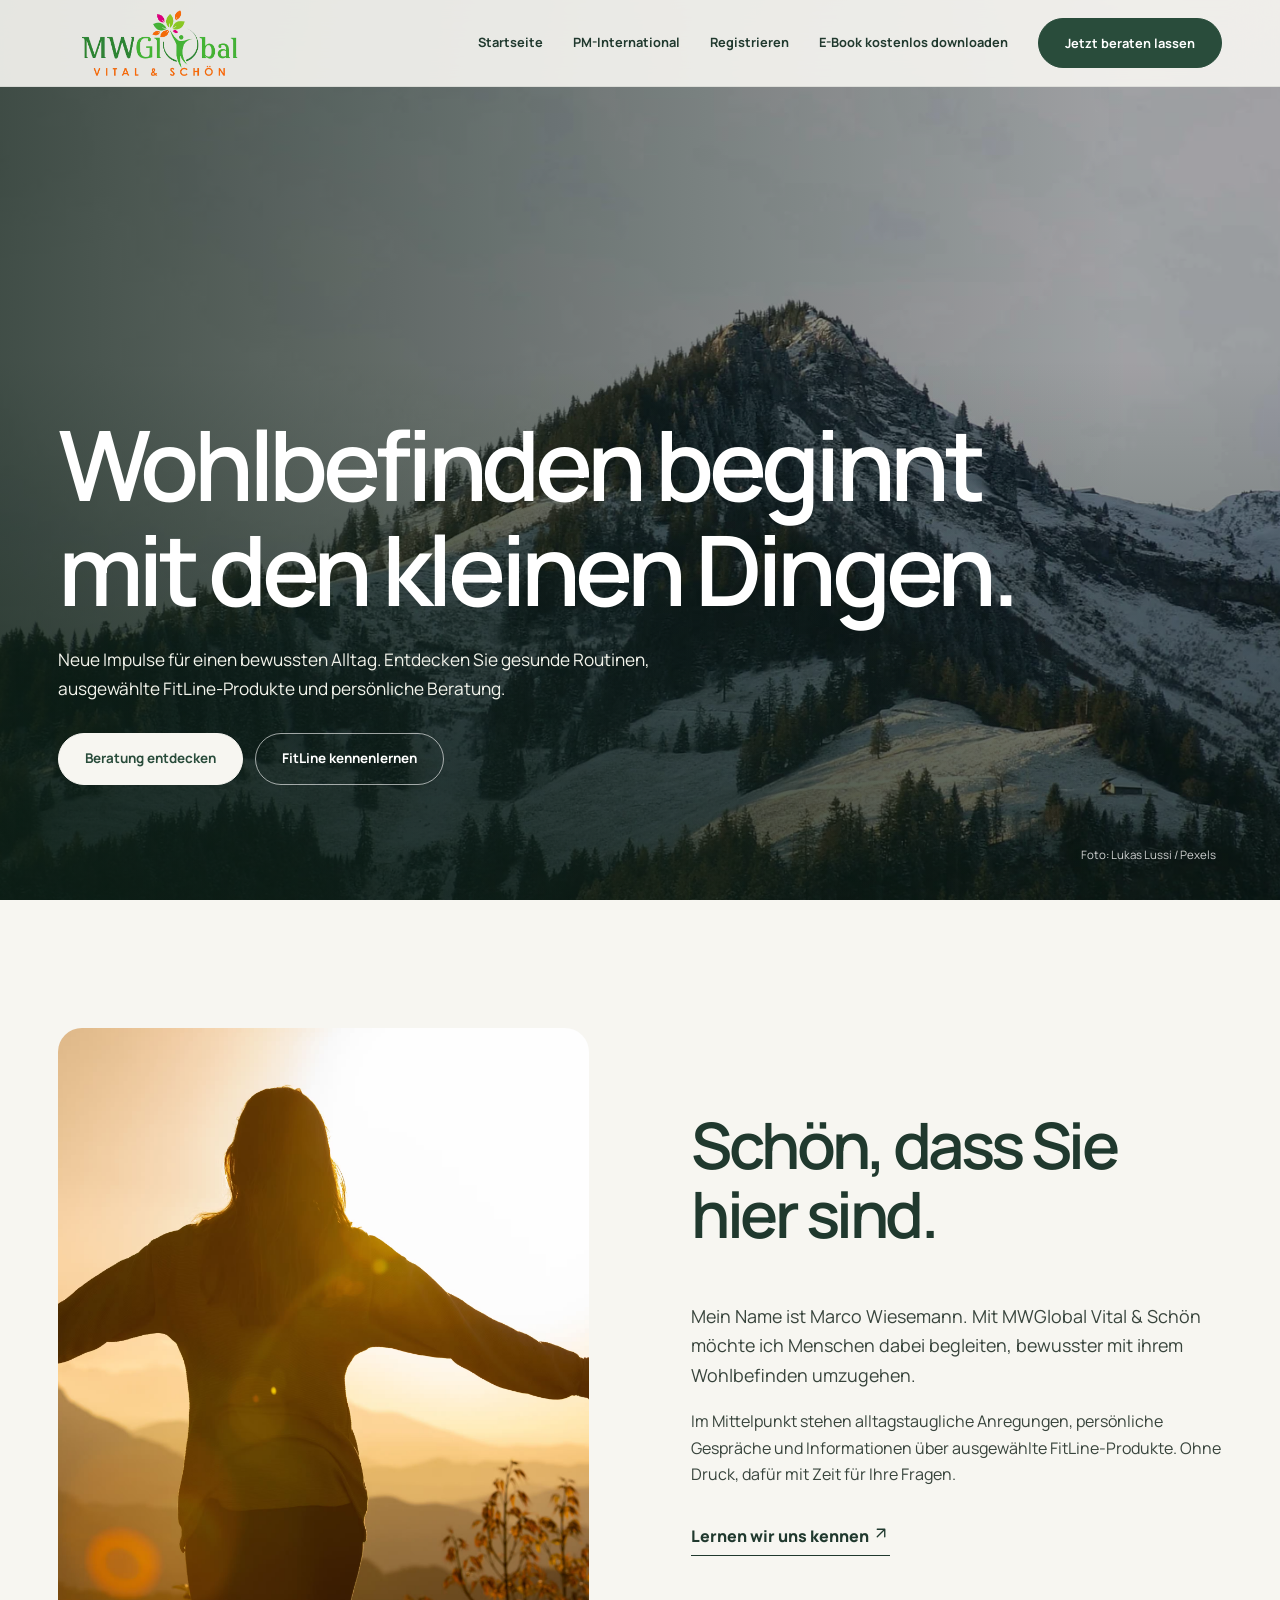
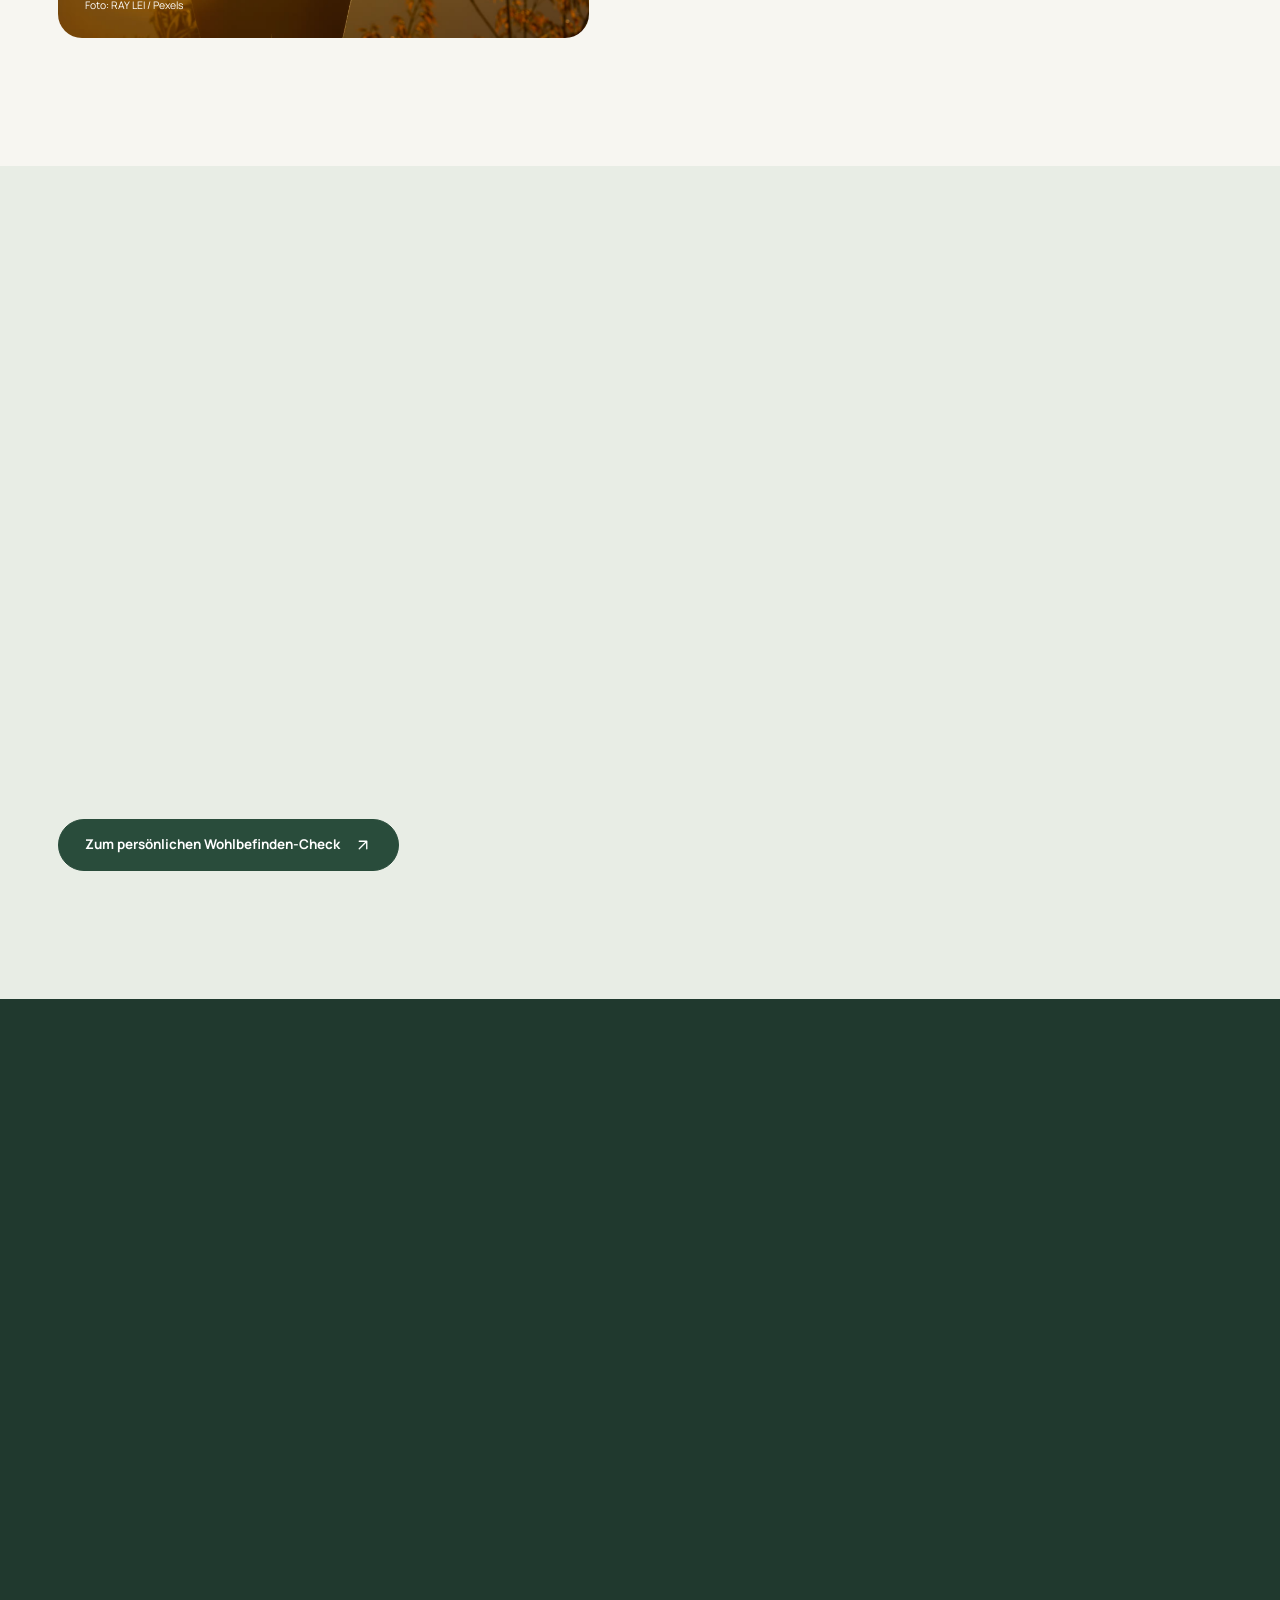
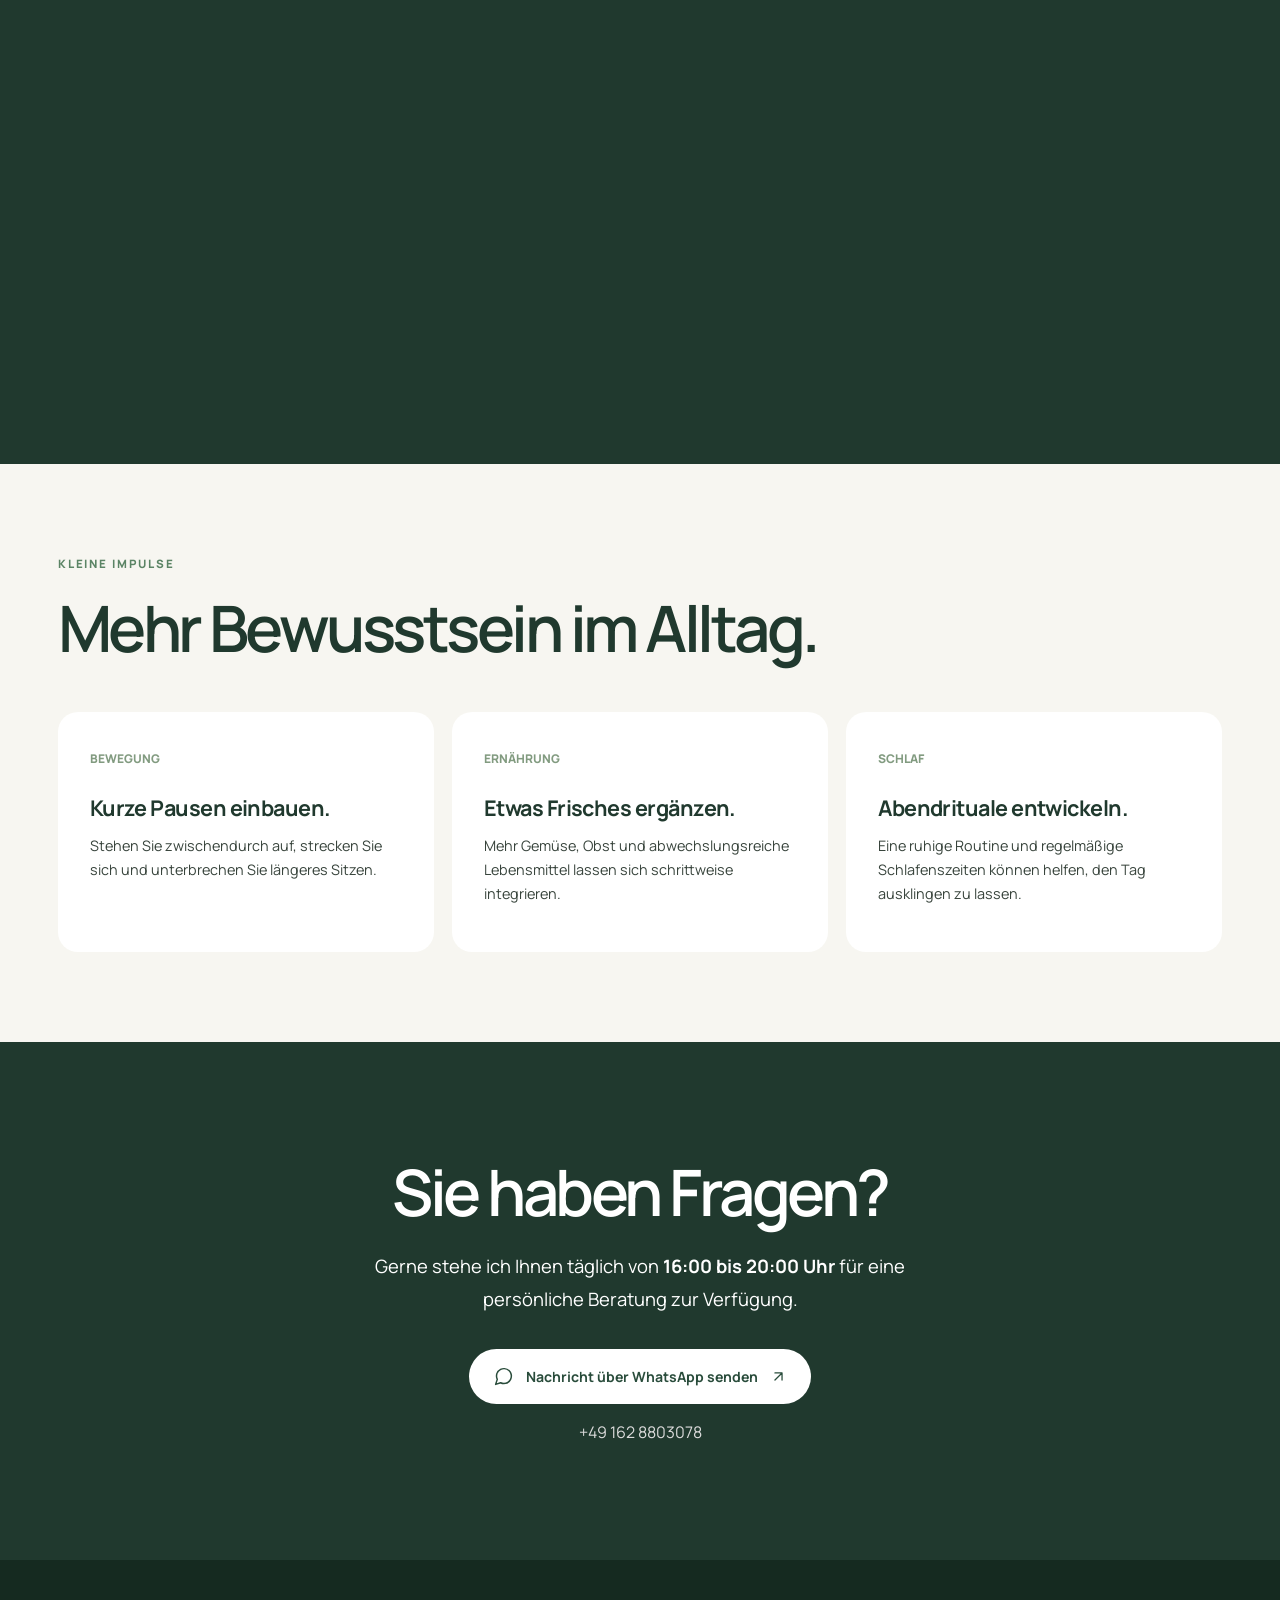
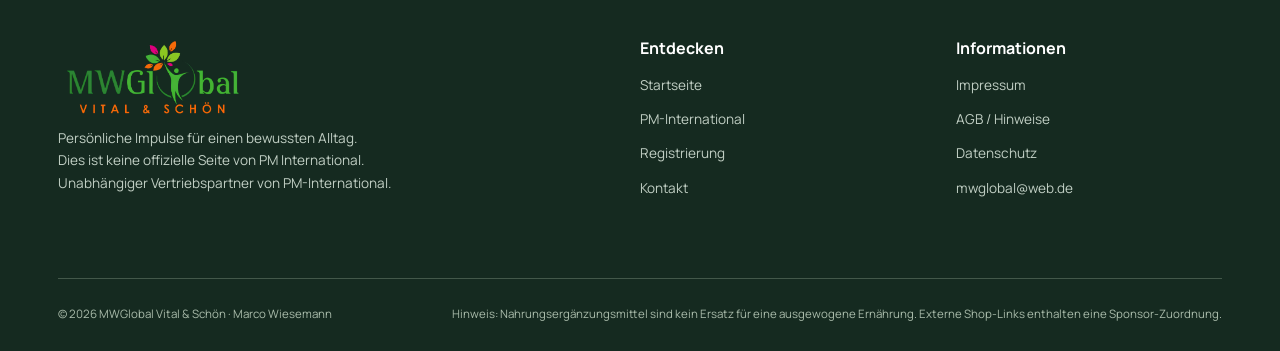
<file: index.html>
<!doctype html>
<html lang="de">
 <head>
  <meta charset="utf-8">
  <meta content="width=device-width,initial-scale=1" name="viewport">
  <meta content="Persönliche Beratung, Alltagstipps und Informationen zu FitLine bei MWGlobal Vital & Schön." name="description">
  <meta content="#20392e" name="theme-color">
  <title>
   MWGlobal Vital & Schön
  </title>
  <link href="assets/style.css" rel="stylesheet">
  <link rel="icon" type="image/png" href="assets/images/MWGlobal_Icon.png">
 </head>
 <body>
  <header class="header">
   <div class="container nav">
    <a aria-label="MWGlobal Startseite" class="logo" href="index.html">
     <img alt="MWGlobal Vital & Schön" class="brand-logo" src="assets/images/MWGlobal_Logo.png">
    </a>
    <nav aria-label="Hauptnavigation" class="nav-links" id="main-nav">
     <a href="index.html">
      Startseite
     </a>
     <a href="pm-international.html">
      PM-International
     </a>
     <a href="https://www.pmebusiness.com/registrationv2/?TP=6020723">
     Registrieren
     </a>
     <a
        href="assets/downloads/Gesundheitstipps die Sie direkt in Ihren Alltag einbauen können.pdf"
        download="MWGlobal-Gesundheitstipps.pdf"
        class="nav-download"
     >
        E-Book kostenlos downloaden
     </a>
     <a class="btn" href="kontakt.html">
      Jetzt beraten lassen
     </a>
    </nav>
    <button aria-controls="main-nav" aria-expanded="false" aria-label="Menü öffnen" class="menu-btn">
     ☰
    </button>
   </div>
  </header>
  <main>
   <section class="hero">
    <img alt="pexels-lukas-lussi-930564355-28142857.avif" class="hero-img" src="assets/images/pexels-lukas-lussi-930564355-28142857.avif">
    <div class="container hero-content">
     <h1>
      Wohlbefinden beginnt mit den kleinen Dingen.
     </h1>
     <p>
      Neue Impulse für einen bewussten Alltag. Entdecken Sie gesunde Routinen, ausgewählte FitLine-Produkte und persönliche Beratung.
     </p>
     <div class="actions">
      <a class="btn light" href="kontakt.html">
       Beratung entdecken
      </a>
      <a class="btn white-outline" href="pm-international.html">
       FitLine kennenlernen
      </a>
     </div>
    </div>
    <span class="hero-note">
     Foto: Lukas Lussi / Pexels
    </span>
   </section>
   <section class="section">
    <div class="container split">
     <div class="photo-placeholder fade">
      <img alt="Symbolbild eines entspannten Alltags" loading="lazy" src="assets/images/pexels-ray-lei-2809836-13865884.avif">
     </div>
     <div class="fade">

      <h2>
       Schön, dass Sie hier sind.
      </h2>
      <p class="lead">
       Mein Name ist Marco Wiesemann. Mit MWGlobal Vital & Schön möchte ich Menschen dabei begleiten, bewusster mit ihrem Wohlbefinden umzugehen.
      </p>
      <p>
       Im Mittelpunkt stehen alltagstaugliche Anregungen, persönliche Gespräche und Informationen über ausgewählte FitLine-Produkte. Ohne Druck, dafür mit Zeit für Ihre Fragen.
      </p>
      <a class="text-link" href="kontakt.html">
       Lernen wir uns kennen <svg class="icon icon-arrow-up-right" viewBox="0 0 24 24" width="18" height="18" fill="none" stroke="currentColor" stroke-width="1.8" stroke-linecap="round" stroke-linejoin="round" aria-hidden="true" focusable="false"><path d="M7 17 17 7M7 7h10v10"/></svg>
      </a>
     </div>
    </div>
   </section>
   <section class="section" style="background:#e8ede5">
    <div class="container">
     <div class="section-head fade">
      <div>
       <span class="eyebrow">
        Ihr Alltag im Mittelpunkt
       </span>
       <h2>
        Was beschäftigt Sie gerade?
       </h2>
      </div>
      <p>
       Oft sind es kleine Gewohnheiten, die den Alltag prägen. Wo möchten Sie ansetzen?
      </p>
     </div>
     <div class="grid">
      <div class="tile fade">
       <span class="symbol">
        <svg class="icon icon-moon" viewBox="0 0 24 24" width="32" height="32" fill="none" stroke="currentColor" stroke-width="1.7" stroke-linecap="round" stroke-linejoin="round" aria-hidden="true" focusable="false"><path d="M20.5 14.2A8.7 8.7 0 0 1 9.8 3.5 8.7 8.7 0 1 0 20.5 14.2Z"/></svg>
       </span>
       <h3>
        Schlaf & Erholung
       </h3>
      </div>
      <div class="tile fade">
       <span class="symbol">
        <svg class="icon icon-spark" viewBox="0 0 24 24" width="32" height="32" fill="none" stroke="currentColor" stroke-width="1.7" stroke-linecap="round" aria-hidden="true" focusable="false"><path d="M12 2v20M2 12h20M4.93 4.93l14.14 14.14M19.07 4.93 4.93 19.07"/></svg>
       </span>
       <h3>
        Energie im Alltag
       </h3>
      </div>
      <div class="tile fade">
       <span class="symbol">
        <svg class="icon icon-balance" viewBox="0 0 24 24" width="32" height="32" fill="none" stroke="currentColor" stroke-width="1.7" aria-hidden="true" focusable="false"><circle cx="12" cy="12" r="9"/><circle cx="12" cy="12" r="4"/></svg>
       </span>
       <h3>
        Ernährung & Balance
       </h3>
      </div>
      <div class="tile fade">
       <span class="symbol">
        <svg class="icon icon-activity" viewBox="0 0 24 24" width="32" height="32" fill="none" stroke="currentColor" stroke-width="1.7" stroke-linecap="round" stroke-linejoin="round" aria-hidden="true" > <path d="M2 12h4l3-7 5 14 3-7h5"/> </svg>
       </span>
       <h3>
        Aktiver Lebensstil
       </h3>
      </div>
     </div>
     <div style="margin-top:38px">
      <a class="btn" href="kontakt.html">
       Zum persönlichen Wohlbefinden-Check <svg class="icon icon-arrow-up-right" viewBox="0 0 24 24" width="18" height="18" fill="none" stroke="currentColor" stroke-width="1.8" stroke-linecap="round" stroke-linejoin="round" aria-hidden="true" focusable="false"><path d="M7 17 17 7M7 7h10v10"/></svg>
      </a>
     </div>
    </div>
   </section>
   <section class="section dark">
    <div class="container">
     <div class="section-head fade">
      <div>
       <h2>
        Produkte für bewusste Routinen.
       </h2>
      </div>
      <p>
       Informieren Sie sich über ausgewählte Produkte und ihre Zusammensetzung. Der Kauf erfolgt direkt im offiziellen FitLine-Shop.
      </p>
     </div>
     <div class="products">
      <article class="product fade">
       <div class="product-image">
        <img
            src="assets/images/pexels-vanessa-loring-5966430.avif"
            alt="Symbolbild für PowerCocktail"
            loading="lazy"
        >
        <span class="photo-credit">
            Foto: Vanessa Loring / Pexels
        </span>
       </div>
       <div class="product-body">
        <span class="eyebrow">
         MORGEN
        </span>
        <h3>
         PowerCocktail
        </h3>
        <p>
         Ein Nahrungsergänzungsmittel mit Vitaminen und weiteren Inhaltsstoffen für die tägliche Routine.
        </p>
        <a class="text-link" href="https://www.fitline.com/de/de-de/products/0705067?sponsor=6020723">
         Im Shop entdecken <svg class="icon icon-arrow-up-right" viewBox="0 0 24 14" width="18" height="18" fill="none" stroke="currentColor" stroke-width="1.8" stroke-linecap="round" stroke-linejoin="round" aria-hidden="true" focusable="false"><path d="M7 17 17 7M7 7h10v10"/></svg>
        </a>
       </div>
      </article>
      <article class="product fade">
        <div class="product-image">
        <img
            src="assets/images/pexels-lovish-jain-2160886404-37067889.avif"
            alt="Symbolbild für Restorate"
            loading="lazy"
        >
        <span class="photo-credit">
            Foto: Lovish Jain / Pexels
        </span>
        </div>
       <div class="product-body">
        <span class="eyebrow">
         ABEND
        </span>
        <h3>
         Restorate
        </h3>
        <p>
         Mineralstoffhaltiges Produkt, das sich in eine persönliche Abendroutine einfügen lässt.
        </p>
        <a class="text-link" href="https://www.fitline.com/de/de-de/products/0702037?sponsor=6020723">
         Im Shop entdecken <svg class="icon icon-arrow-up-right" viewBox="0 0 24 14" width="18" height="18" fill="none" stroke="currentColor" stroke-width="1.8" stroke-linecap="round" stroke-linejoin="round" aria-hidden="true" focusable="false"><path d="M7 17 17 7M7 7h10v10"/></svg>
        </a>
       </div>
      </article>

      <article class="product fade">
        <div class="product-image">
        <img
            src="assets/images/pexels-nicola-barts-7937002.avif"
            alt="Symbolbild für TopShape"
            loading="lazy"
        >
        <span class="photo-credit">
            Foto: Nicola Barts / Pexels
        </span>
        </div>
       <div class="product-body">
        <span class="eyebrow">
         ERNÄHRUNG
        </span>
        <h3>
         TopShape
        </h3>
        <p>
         Als Ergänzung im Rahmen einer bewussten Ernährung und eines aktiven Lebensstils.
        </p>
        <a class="text-link" href="https://www.fitline.com/de/de-de/products/0704031?sponsor=6020723">
         Im Shop entdecken <svg class="icon icon-arrow-up-right" viewBox="0 0 24 14" width="18" height="18" fill="none" stroke="currentColor" stroke-width="1.8" stroke-linecap="round" stroke-linejoin="round" aria-hidden="true" focusable="false"><path d="M7 17 17 7M7 7h10v10"/></svg>
        </a>
       </div>
      </article>
     </div>
    </div>
   </section>
   <section class="section compact">
    <div class="container">
     <div class="section-head">
      <div>
       <span class="eyebrow">
        Kleine Impulse
       </span>
       <h2>
        Mehr Bewusstsein im Alltag.
       </h2>
      </div>
     </div>
     <div class="tips">
      <div class="tip fade">
       <span class="num">
        BEWEGUNG
       </span>
       <h3>
        Kurze Pausen einbauen.
       </h3>
       <p>
        Stehen Sie zwischendurch auf, strecken Sie sich und unterbrechen Sie längeres Sitzen.
       </p>
      </div>
      <div class="tip fade">
       <span class="num">
        ERNÄHRUNG
       </span>
       <h3>
        Etwas Frisches ergänzen.
       </h3>
       <p>
        Mehr Gemüse, Obst und abwechslungsreiche Lebensmittel lassen sich schrittweise integrieren.
       </p>
      </div>
      <div class="tip fade">
       <span class="num">
        SCHLAF
       </span>
       <h3>
        Abendrituale entwickeln.
       </h3>
       <p>
        Eine ruhige Routine und regelmäßige Schlafenszeiten können helfen, den Tag ausklingen zu lassen.
       </p>
      </div>
     </div>
    </div>
   </section>
    <section class="contact-strip">
    <div class="container contact-strip__inner">
        <h2>Sie haben Fragen?</h2>

        <p>
        Gerne stehe ich Ihnen täglich von
        <strong>16:00 bis 20:00 Uhr</strong>
        für eine persönliche Beratung zur Verfügung.
        </p>

        <a
        class="whatsapp-link"
        href="https://wa.me/491628803078"
        target="_blank"
        rel="noopener noreferrer"
        aria-label="WhatsApp-Chat mit MWGlobal öffnen"
        >
        <svg
            viewBox="0 0 24 24"
            fill="none"
            stroke="currentColor"
            stroke-width="1.7"
            stroke-linecap="round"
            stroke-linejoin="round"
            aria-hidden="true"
        >
            <path d="M21 11.5a8.38 8.38 0 0 1-.9 3.8
            8.5 8.5 0 0 1-7.6 4.7
            8.38 8.38 0 0 1-3.8-.9L3 21l1.9-5.7
            a8.38 8.38 0 0 1-.9-3.8
            8.5 8.5 0 0 1 4.7-7.6
            8.38 8.38 0 0 1 3.8-.9h.5
            a8.48 8.48 0 0 1 8 8v.5z"/>
        </svg>

        <span>Nachricht über WhatsApp senden</span>

        <svg
            viewBox="0 0 24 24"
            fill="none"
            stroke="currentColor"
            stroke-width="1.8"
            stroke-linecap="round"
            stroke-linejoin="round"
            aria-hidden="true"
        >
            <path d="M7 17 17 7M7 7h10v10"/>
        </svg>
        </a>

        <span class="contact-strip__number">
        +49 162 8803078
        </span>

    </div>
    </section>
  </main>
  <footer class="footer">
   <div class="container">
    <div class="footer-grid">
     <div>
      <a aria-label="MWGlobal Startseite" class="logo" href="index.html">
       <img alt="MWGlobal Vital & Schön" class="brand-logo" src="assets/images/MWGlobal_Logo.png">
      </a>
      <p>
       Persönliche Impulse für einen bewussten Alltag.
       <br>
       Dies ist keine offizielle Seite von PM International. <br> Unabhängiger Vertriebspartner von PM-International.
      </p>
     </div>
     <div class="footer-col">
      <b>
       Entdecken
      </b>
      <a href="index.html">
       Startseite
      </a>
      <a href="pm-international.html">
       PM-International
      </a>
      <a href="https://www.pmebusiness.com/registrationv2/?TP=6020723">
      Registrierung
      </a>
      <a href="kontakt.html">
       Kontakt
      </a>
     </div>
     <div class="footer-col">
      <b>
       Informationen
      </b>
      <a href="impressum.html">
       Impressum
      </a>
      <a href="agb.html">
       AGB / Hinweise
      </a>
      <a href="datenschutz.html">
       Datenschutz
      </a>
      <a href="mailto:mwglobal@web.de">
       mwglobal@web.de
      </a>
     </div>
    </div>
    <div class="footer-bottom">
     <span>
      &copy; 2026 MWGlobal Vital & Schön &middot; Marco Wiesemann
     </span>
     <span>
      Hinweis: Nahrungsergänzungsmittel sind kein Ersatz für eine ausgewogene Ernährung. Externe Shop-Links enthalten eine Sponsor-Zuordnung.
     </span>
    </div>
   </div>
  </footer>
  <script defer src="assets/main.js">
  </script>
 </body>
</html>
</file>
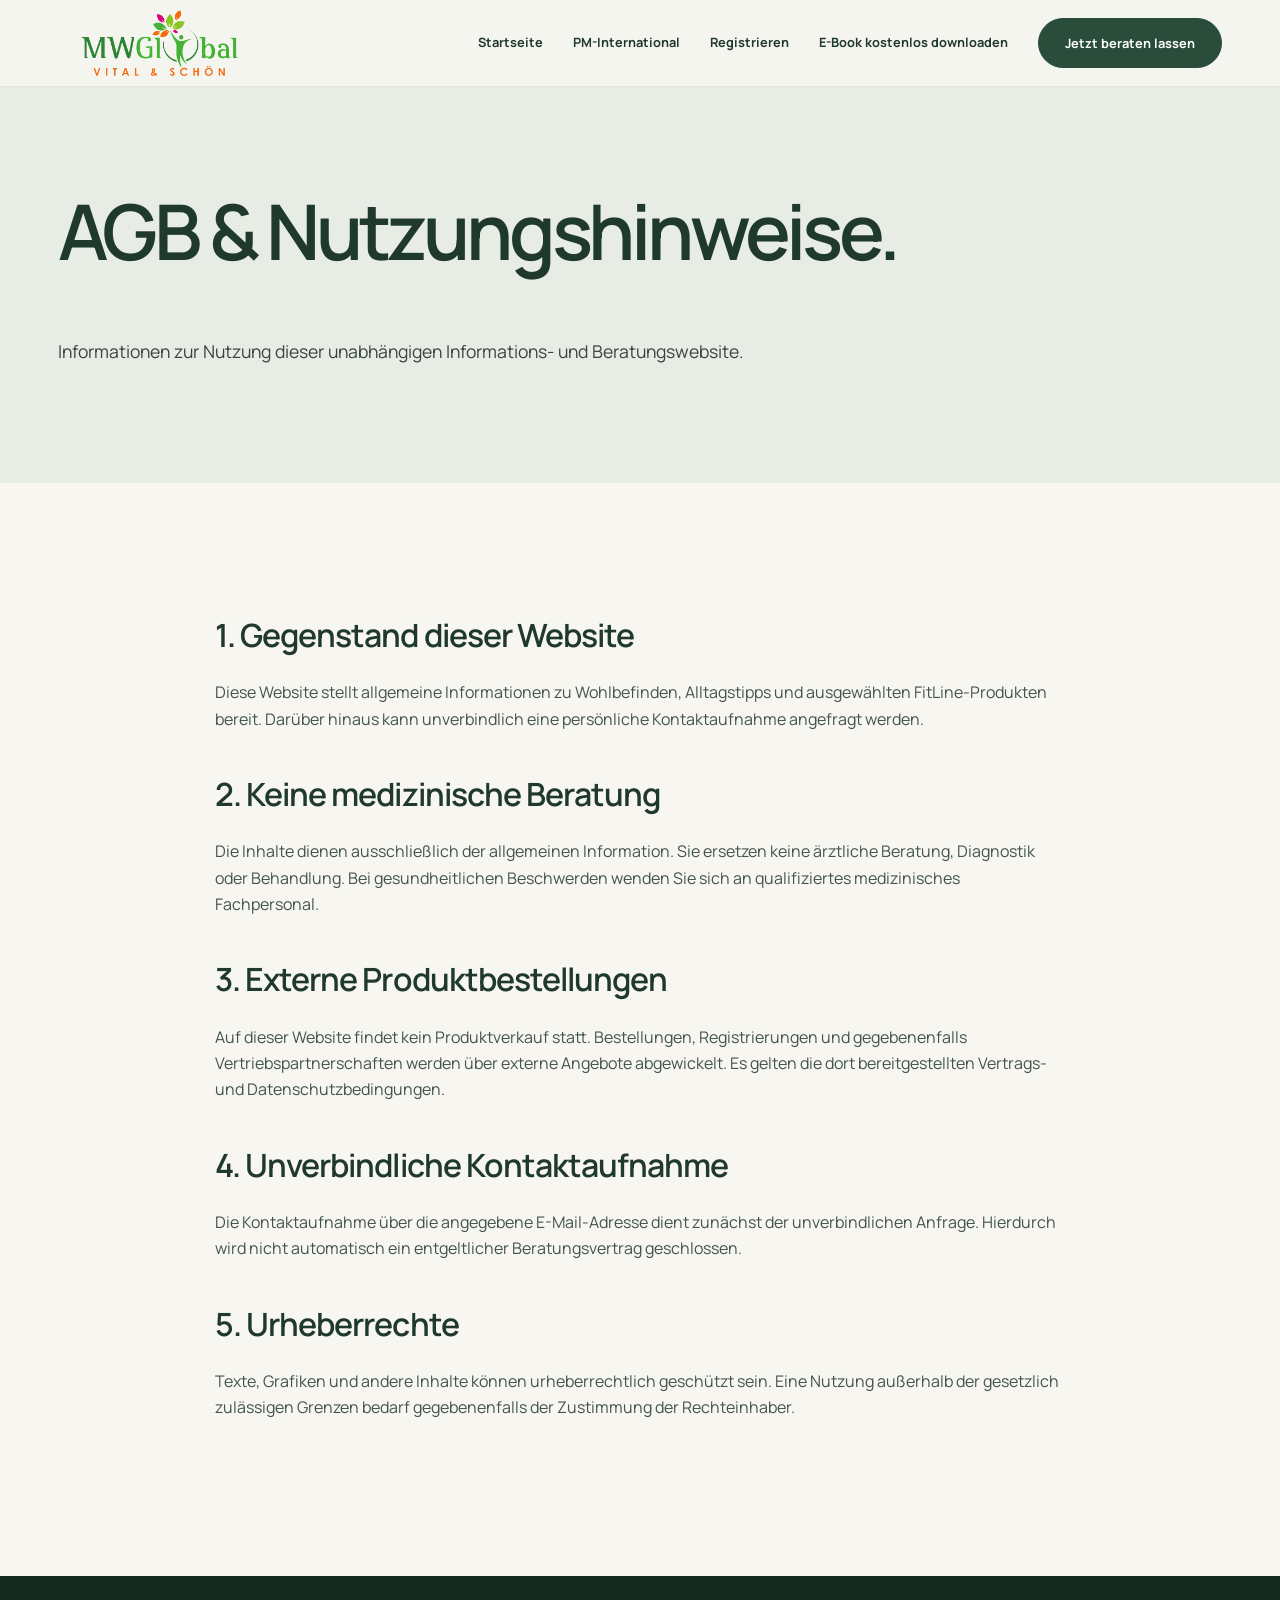
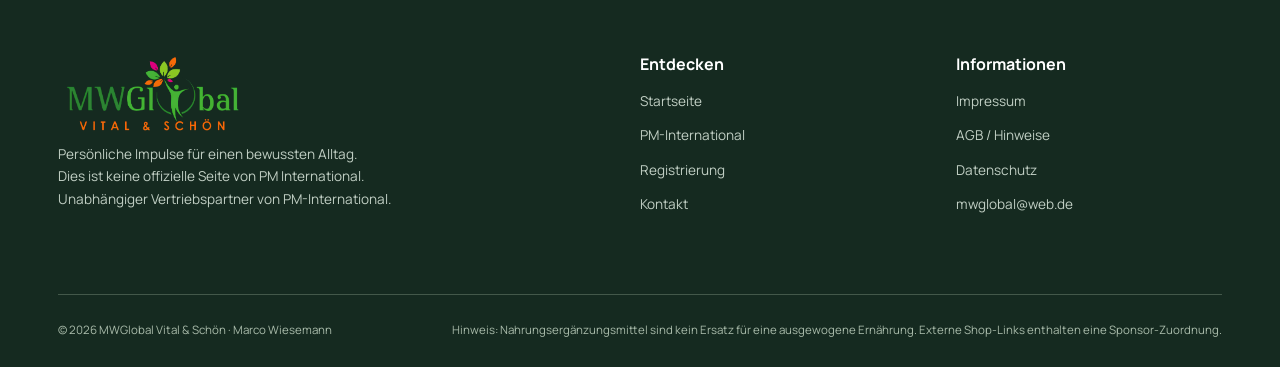
<file: agb.html>
<!doctype html>
<html lang="de">
  <head>
    <meta charset="utf-8">
    <meta name="viewport" content="width=device-width, initial-scale=1">

    <meta
      name="description"
      content="Persönliche Beratung, Alltagstipps und Informationen zu FitLine bei MWGlobal Vital & Schön."
    >
    <meta name="theme-color" content="#20392e">

    <title>AGB und Hinweise | MWGlobal Vital & Schön</title>

    <link rel="stylesheet" href="assets/style.css">
    <link rel="icon" type="image/png" href="assets/images/MWGlobal_Icon.png">
  </head>

  <body>
    <header class="header">
    <div class="container nav">
        <a aria-label="MWGlobal Startseite" class="logo" href="index.html">
        <img alt="MWGlobal Vital & Schön" class="brand-logo" src="assets/images/MWGlobal_Logo.png">
        </a>
        <nav aria-label="Hauptnavigation" class="nav-links" id="main-nav">
        <a href="index.html">
        Startseite
        </a>
        <a href="pm-international.html">
        PM-International
        </a>
        <a href="https://www.pmebusiness.com/registrationv2/?TP=6020723">
        Registrieren
        </a>
        <a
            href="assets/downloads/Gesundheitstipps die Sie direkt in Ihren Alltag einbauen können.pdf"
            download="MWGlobal-Gesundheitstipps.pdf"
            class="nav-download"
        >
            E-Book kostenlos downloaden
        </a>
        <a class="btn" href="kontakt.html">
        Jetzt beraten lassen
        </a>
        </nav>
        <button aria-controls="main-nav" aria-expanded="false" aria-label="Menü öffnen" class="menu-btn">
        ☰
        </button>
    </div>
    </header>

    <main>
      <section class="page-hero">
        <div class="container">
          <h1>AGB & Nutzungshinweise.</h1>
          <p>
            Informationen zur Nutzung dieser unabhängigen
            Informations- und Beratungswebsite.
          </p>
        </div>
      </section>

      <section class="legal">
        <div class="container narrow">
          <h2>1. Gegenstand dieser Website</h2>

          <p>
            Diese Website stellt allgemeine Informationen zu
            Wohlbefinden, Alltagstipps und ausgewählten
            FitLine-Produkten bereit. Darüber hinaus kann
            unverbindlich eine persönliche Kontaktaufnahme
            angefragt werden.
          </p>

          <h2>2. Keine medizinische Beratung</h2>

          <p>
            Die Inhalte dienen ausschließlich der allgemeinen
            Information. Sie ersetzen keine ärztliche Beratung,
            Diagnostik oder Behandlung. Bei gesundheitlichen
            Beschwerden wenden Sie sich an qualifiziertes
            medizinisches Fachpersonal.
          </p>

          <h2>3. Externe Produktbestellungen</h2>

          <p>
            Auf dieser Website findet kein Produktverkauf statt.
            Bestellungen, Registrierungen und gegebenenfalls
            Vertriebspartnerschaften werden über externe
            Angebote abgewickelt. Es gelten die dort
            bereitgestellten Vertrags- und Datenschutzbedingungen.
          </p>

          <h2>4. Unverbindliche Kontaktaufnahme</h2>

          <p>
            Die Kontaktaufnahme über die angegebene E-Mail-Adresse
            dient zunächst der unverbindlichen Anfrage.
            Hierdurch wird nicht automatisch ein entgeltlicher
            Beratungsvertrag geschlossen.
          </p>

          <h2>5. Urheberrechte</h2>

          <p>
            Texte, Grafiken und andere Inhalte können
            urheberrechtlich geschützt sein. Eine Nutzung
            außerhalb der gesetzlich zulässigen Grenzen
            bedarf gegebenenfalls der Zustimmung der Rechteinhaber.
          </p>
        </div>
      </section>
    </main>

    <footer class="footer">
    <div class="container">
        <div class="footer-grid">
        <div>
        <a aria-label="MWGlobal Startseite" class="logo" href="index.html">
        <img alt="MWGlobal Vital & Schön" class="brand-logo" src="assets/images/MWGlobal_Logo.png">
        </a>
        <p>
        Persönliche Impulse für einen bewussten Alltag.
        <br>
        Dies ist keine offizielle Seite von PM International. <br> Unabhängiger Vertriebspartner von PM-International.
        </p>
        </div>
        <div class="footer-col">
        <b>
        Entdecken
        </b>
        <a href="index.html">
        Startseite
        </a>
        <a href="pm-international.html">
        PM-International
        </a>
        <a href="https://www.pmebusiness.com/registrationv2/?TP=6020723">
        Registrierung
        </a>
        <a href="kontakt.html">
        Kontakt
        </a>
        </div>
        <div class="footer-col">
        <b>
        Informationen
        </b>
        <a href="impressum.html">
        Impressum
        </a>
        <a href="agb.html">
        AGB / Hinweise
        </a>
        <a href="datenschutz.html">
        Datenschutz
        </a>
        <a href="mailto:mwglobal@web.de">
        mwglobal@web.de
        </a>
        </div>
        </div>
        <div class="footer-bottom">
        <span>
        &copy; 2026 MWGlobal Vital & Schön &middot; Marco Wiesemann
        </span>
        <span>
        Hinweis: Nahrungsergänzungsmittel sind kein Ersatz für eine ausgewogene Ernährung. Externe Shop-Links enthalten eine Sponsor-Zuordnung.
        </span>
        </div>
    </div>
    </footer>

    <script src="assets/main.js" defer></script>
  </body>
</html>
</file>
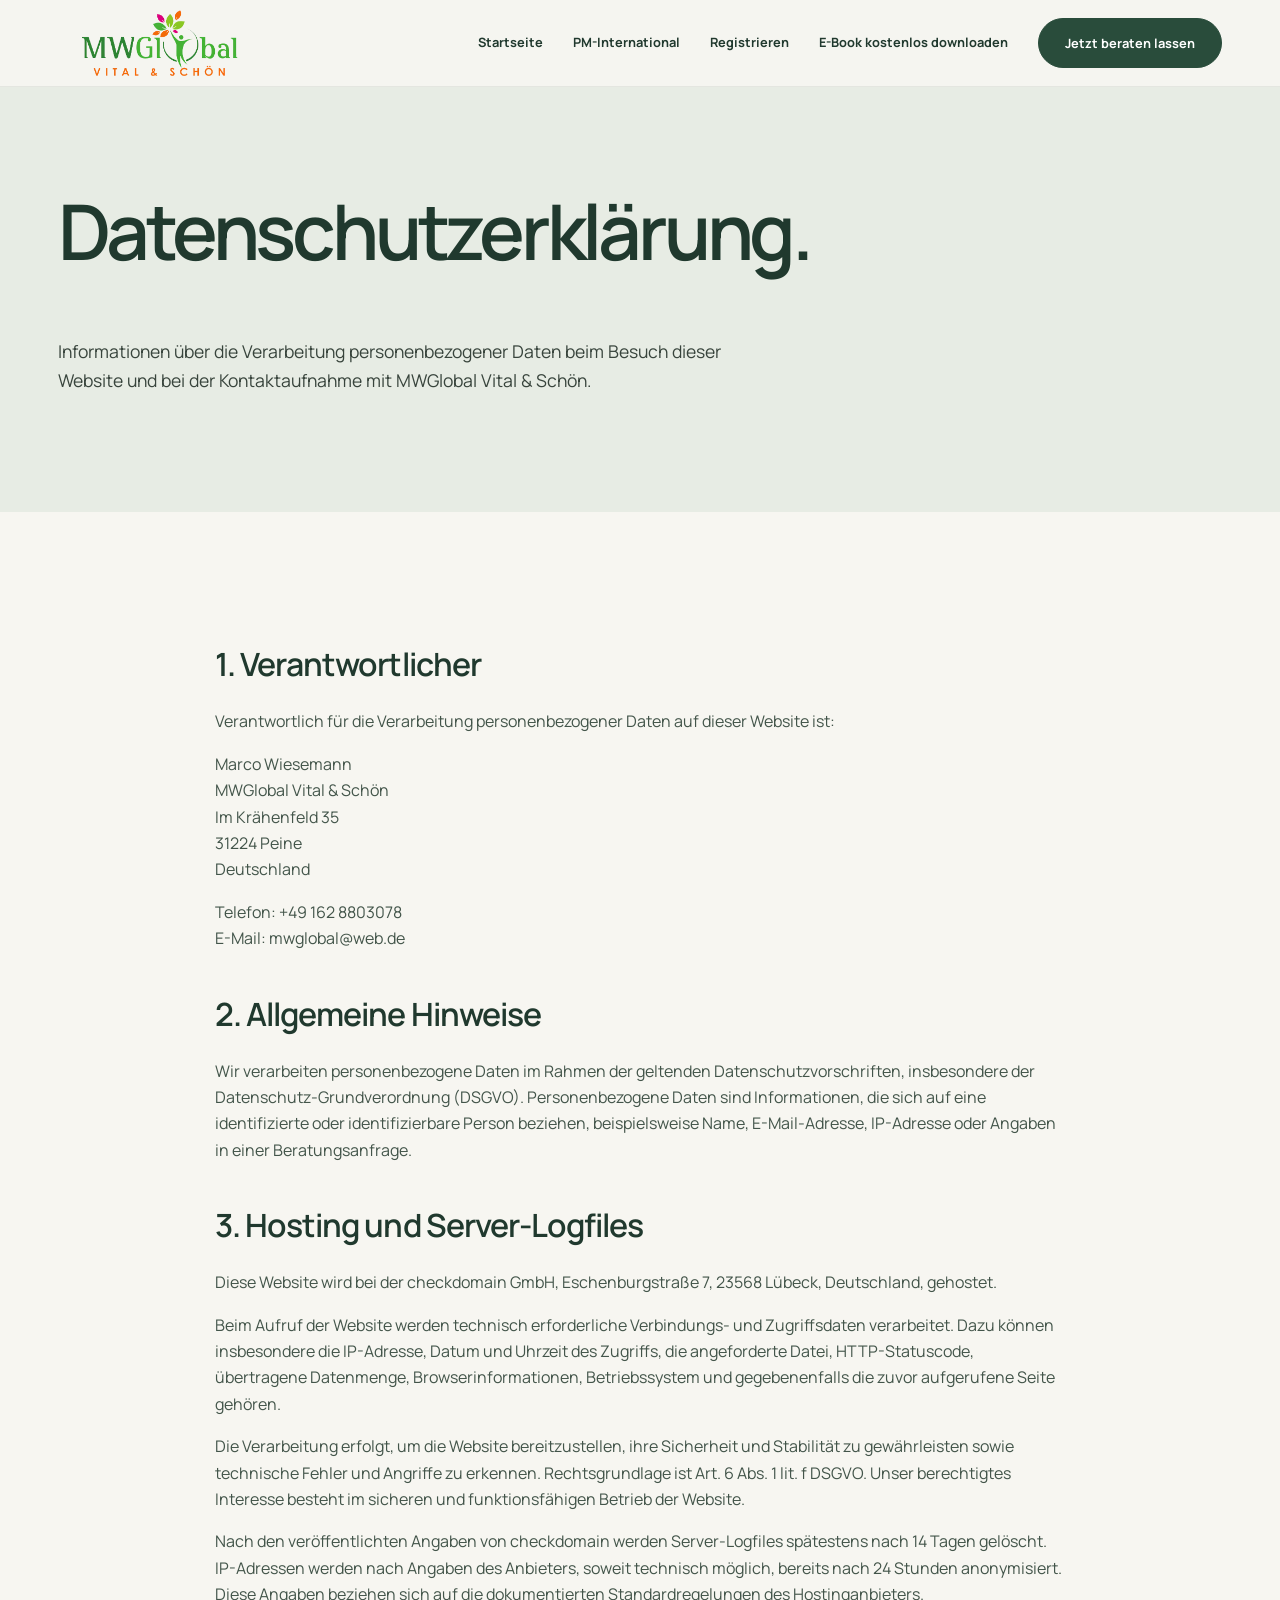
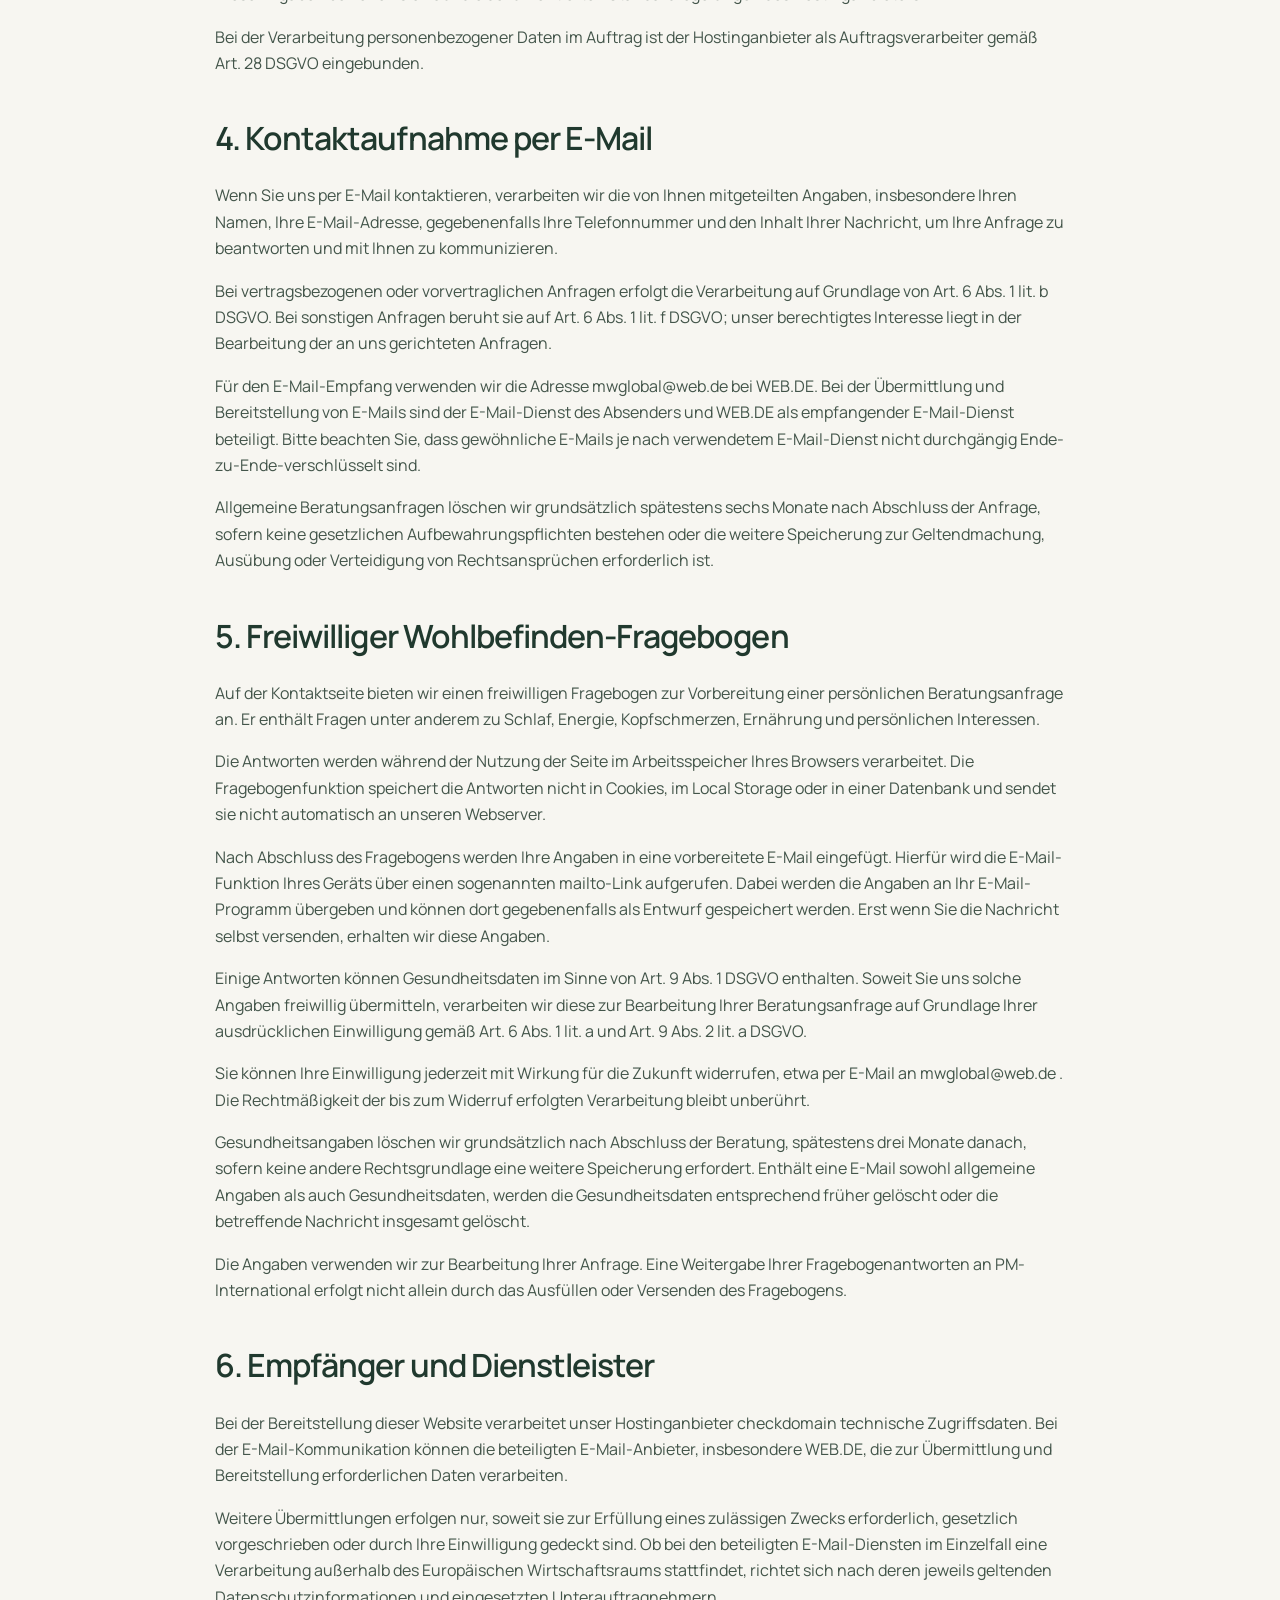
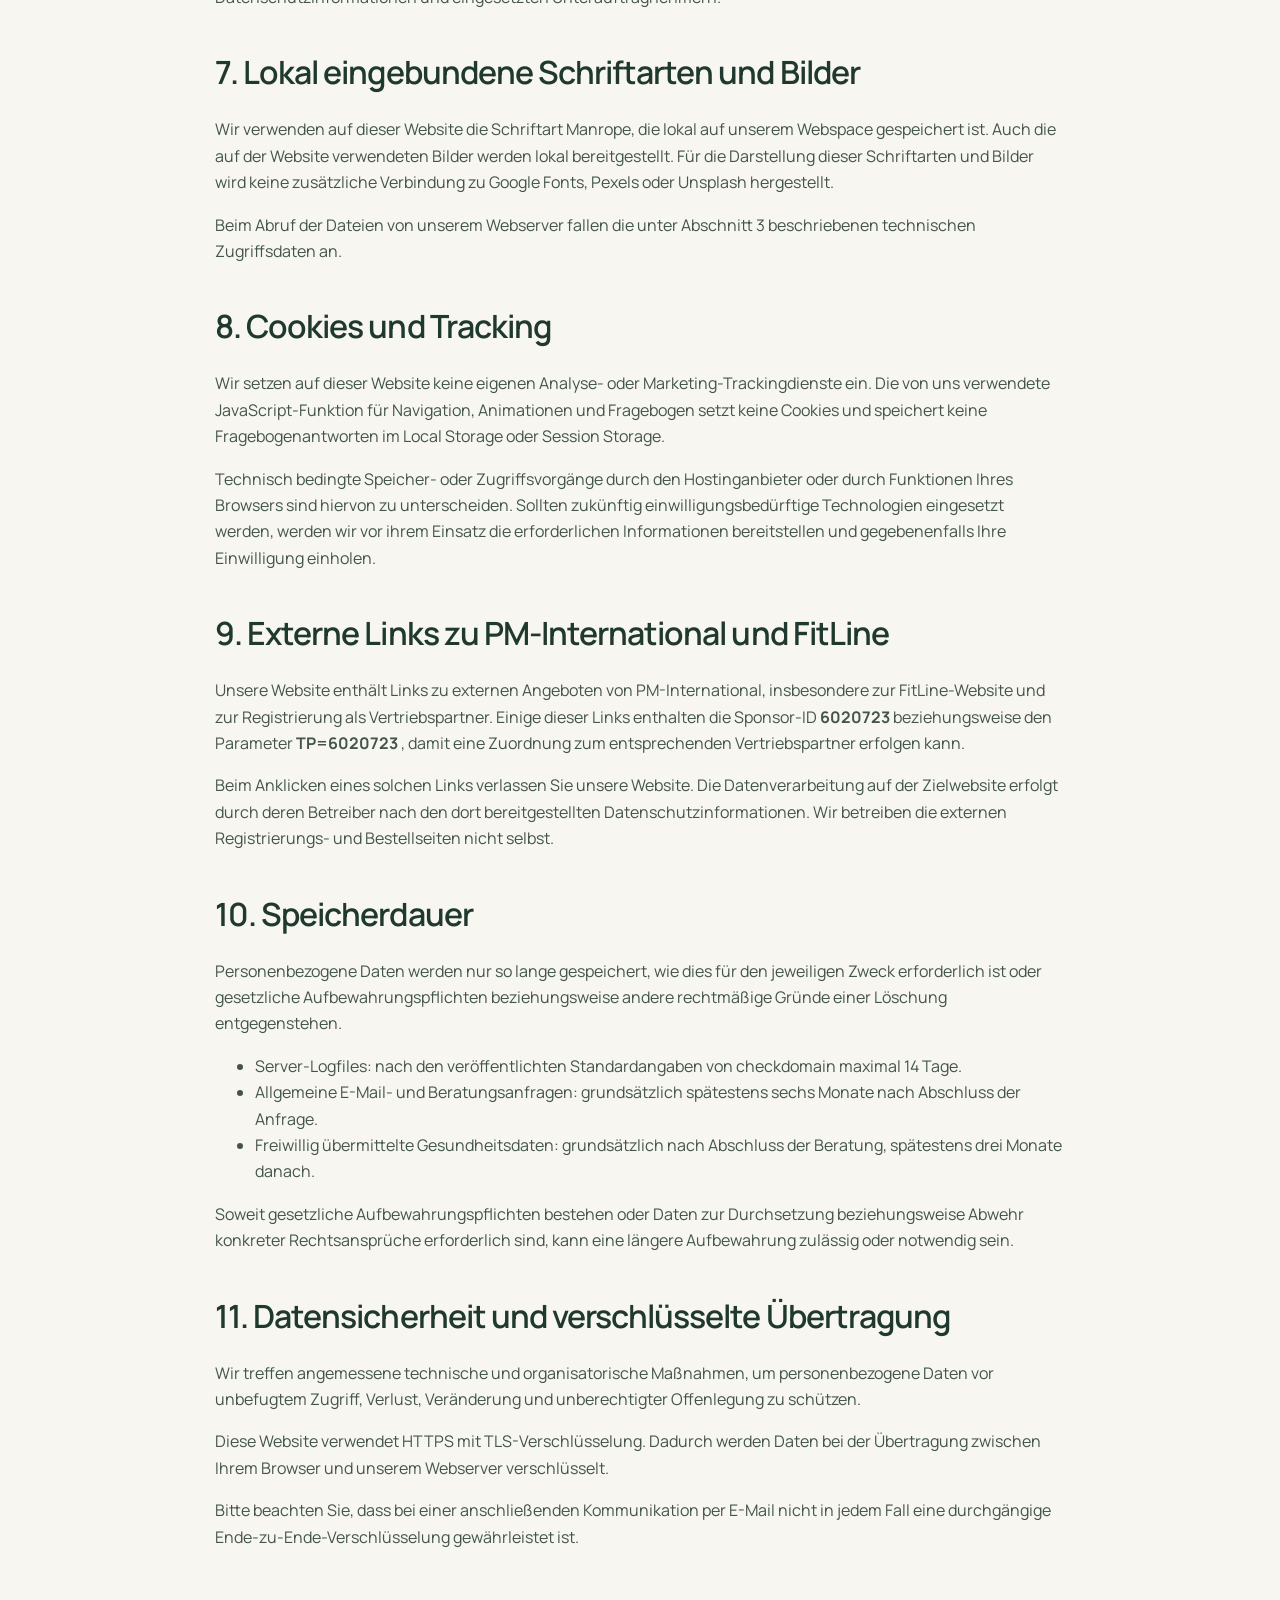
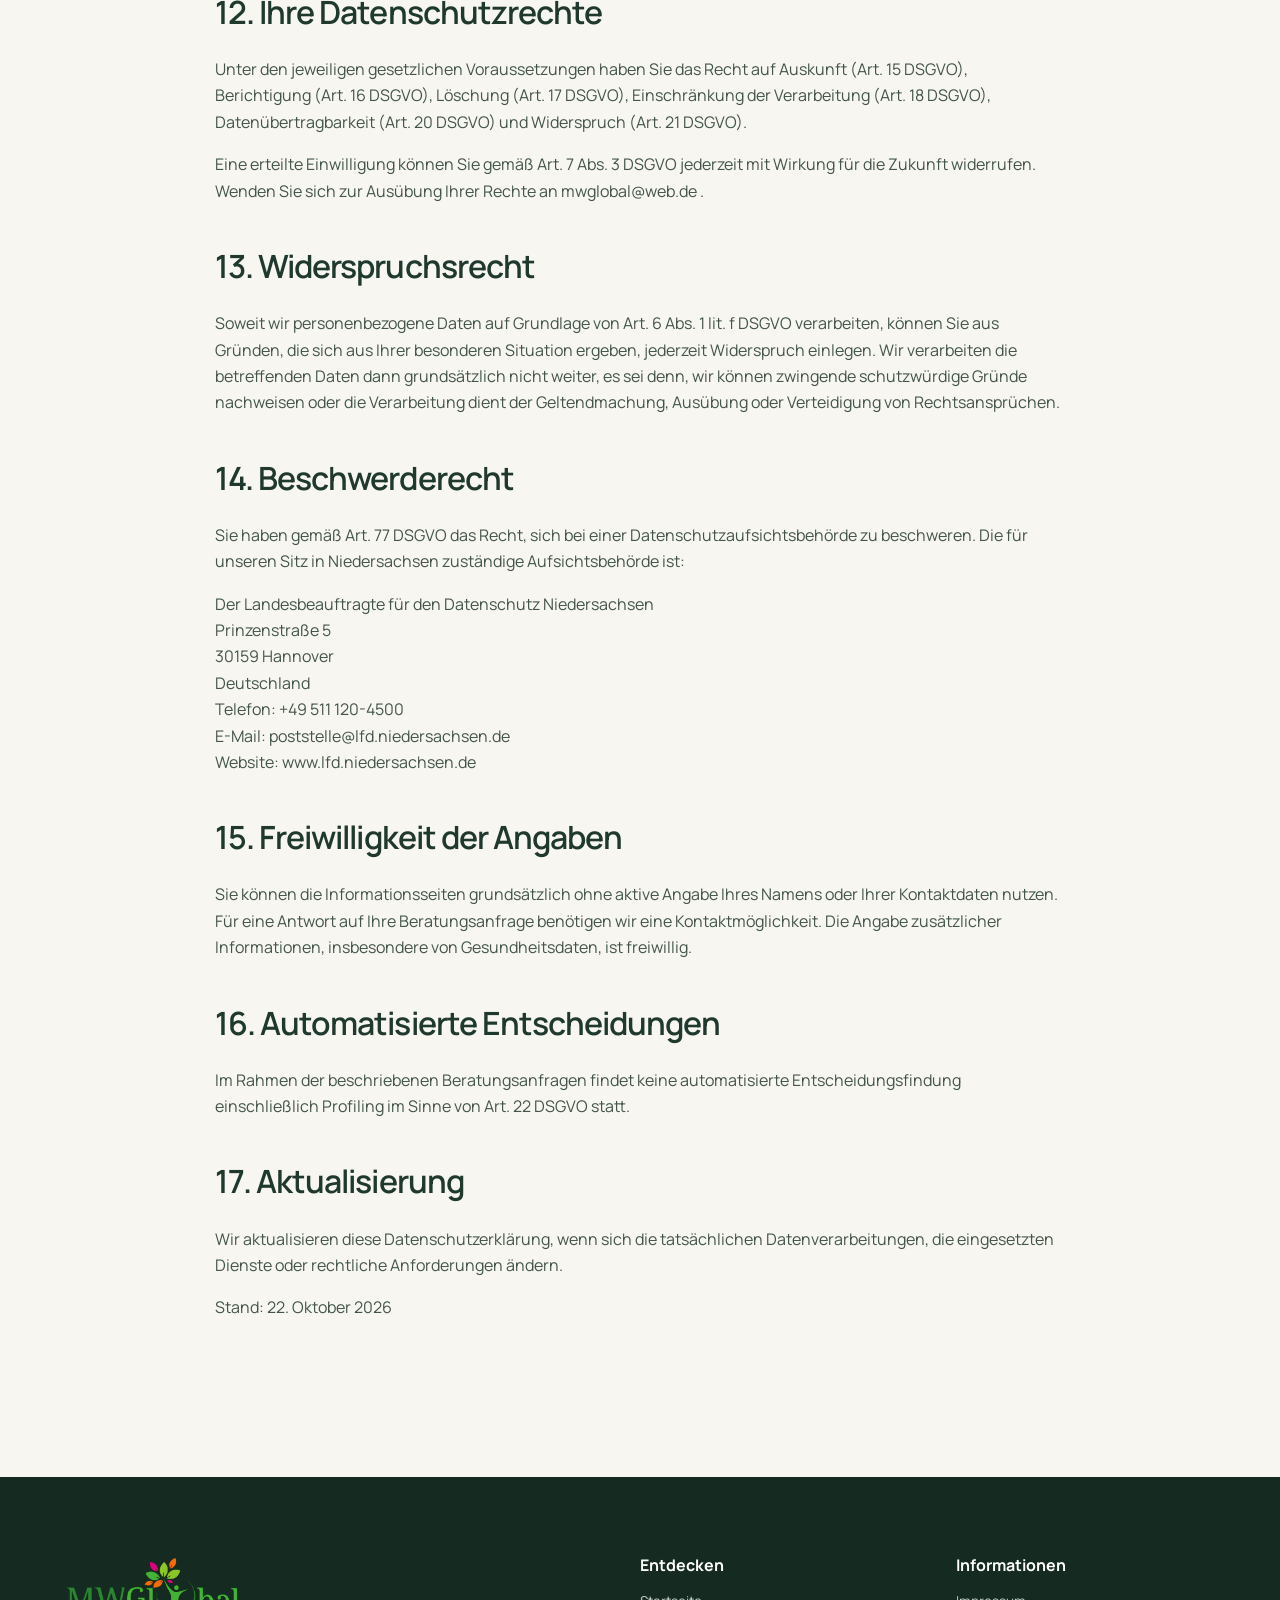
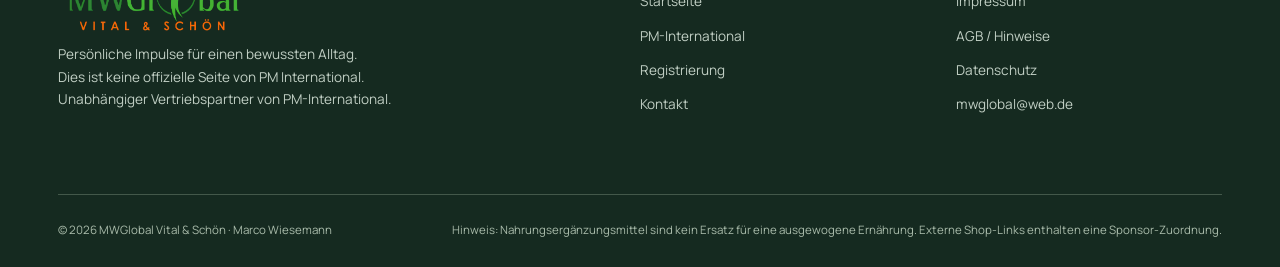
<file: datenschutz.html>
<!doctype html>
<html lang="de">
  <head>
    <meta charset="utf-8">
    <meta name="viewport" content="width=device-width, initial-scale=1">

    <meta
      name="description"
      content="Datenschutzerklärung von MWGlobal Vital & Schön – Informationen zum Umgang mit personenbezogenen Daten."
    >
    <meta name="theme-color" content="#20392e">

    <title>Datenschutz | MWGlobal Vital & Schön</title>

    <link rel="stylesheet" href="assets/style.css">
    <link rel="icon" type="image/png" href="assets/images/MWGlobal_Icon.png">
  </head>

  <body>
    <header class="header">
    <div class="container nav">
        <a aria-label="MWGlobal Startseite" class="logo" href="index.html">
        <img alt="MWGlobal Vital & Schön" class="brand-logo" src="assets/images/MWGlobal_Logo.png">
        </a>
        <nav aria-label="Hauptnavigation" class="nav-links" id="main-nav">
        <a href="index.html">
        Startseite
        </a>
        <a href="pm-international.html">
        PM-International
        </a>
        <a href="https://www.pmebusiness.com/registrationv2/?TP=6020723">
        Registrieren
        </a>
        <a
            href="assets/downloads/Gesundheitstipps die Sie direkt in Ihren Alltag einbauen können.pdf"
            download="MWGlobal-Gesundheitstipps.pdf"
            class="nav-download"
        >
            E-Book kostenlos downloaden
        </a>
        <a class="btn" href="kontakt.html">
        Jetzt beraten lassen
        </a>
        </nav>
        <button aria-controls="main-nav" aria-expanded="false" aria-label="Menü öffnen" class="menu-btn">
        ☰
        </button>
    </div>
    </header>

    <main>
      <section class="page-hero">
        <div class="container">
          <h1>Datenschutzerklärung.</h1>

          <p>
            Informationen über die Verarbeitung personenbezogener
            Daten beim Besuch dieser Website und bei der
            Kontaktaufnahme mit MWGlobal Vital & Schön.
          </p>
        </div>
      </section>

      <section class="legal">
        <div class="container narrow">
        <h2>
          1. Verantwortlicher
        </h2>
        <p>
          Verantwortlich f&uuml;r die Verarbeitung personenbezogener Daten auf dieser Website ist:
        </p>
        <p>
          Marco Wiesemann
          <br/>
          MWGlobal Vital &amp; Sch&ouml;n
          <br/>
          Im Kr&auml;henfeld 35
          <br/>
          31224 Peine
          <br/>
          Deutschland
        </p>
        <p>
          Telefon:
          <a href="tel:+491628803078">
          +49 162 8803078
          </a>
          <br/>
          E-Mail:
          <a href="mailto:mwglobal@web.de">
          mwglobal@web.de
          </a>
        </p>
        <h2>
          2. Allgemeine Hinweise
        </h2>
        <p>
          Wir verarbeiten personenbezogene Daten im Rahmen der geltenden Datenschutzvorschriften, insbesondere der Datenschutz-Grundverordnung (DSGVO). Personenbezogene Daten sind Informationen, die sich auf eine identifizierte oder identifizierbare Person beziehen, beispielsweise Name, E-Mail-Adresse, IP-Adresse oder Angaben in einer Beratungsanfrage.
        </p>
        <h2>
          3. Hosting und Server-Logfiles
        </h2>
        <p>
          Diese Website wird bei der checkdomain GmbH, Eschenburgstra&szlig;e 7, 23568 L&uuml;beck, Deutschland, gehostet.
        </p>
        <p>
          Beim Aufruf der Website werden technisch erforderliche Verbindungs- und Zugriffsdaten verarbeitet. Dazu k&ouml;nnen insbesondere die IP-Adresse, Datum und Uhrzeit des Zugriffs, die angeforderte Datei, HTTP-Statuscode, &uuml;bertragene Datenmenge, Browserinformationen, Betriebssystem und gegebenenfalls die zuvor aufgerufene Seite geh&ouml;ren.
        </p>
        <p>
          Die Verarbeitung erfolgt, um die Website bereitzustellen, ihre Sicherheit und Stabilit&auml;t zu gew&auml;hrleisten sowie technische Fehler und Angriffe zu erkennen. Rechtsgrundlage ist Art. 6 Abs. 1 lit. f DSGVO. Unser berechtigtes Interesse besteht im sicheren und funktionsf&auml;higen Betrieb der Website.
        </p>
        <p>
          Nach den ver&ouml;ffentlichten Angaben von checkdomain werden Server-Logfiles sp&auml;testens nach 14 Tagen gel&ouml;scht. IP-Adressen werden nach Angaben des Anbieters, soweit technisch m&ouml;glich, bereits nach 24 Stunden anonymisiert. Diese Angaben beziehen sich auf die dokumentierten Standardregelungen des Hostinganbieters.
        </p>
        <p>
          Bei der Verarbeitung personenbezogener Daten im Auftrag ist der Hostinganbieter als Auftragsverarbeiter gem&auml;&szlig; Art. 28 DSGVO eingebunden.
        </p>
        <h2>
          4. Kontaktaufnahme per E-Mail
        </h2>
        <p>
          Wenn Sie uns per E-Mail kontaktieren, verarbeiten wir die von Ihnen mitgeteilten Angaben, insbesondere Ihren Namen, Ihre E-Mail-Adresse, gegebenenfalls Ihre Telefonnummer und den Inhalt Ihrer Nachricht, um Ihre Anfrage zu beantworten und mit Ihnen zu kommunizieren.
        </p>
        <p>
          Bei vertragsbezogenen oder vorvertraglichen Anfragen erfolgt die Verarbeitung auf Grundlage von Art. 6 Abs. 1 lit. b DSGVO. Bei sonstigen Anfragen beruht sie auf Art. 6 Abs. 1 lit. f DSGVO; unser berechtigtes Interesse liegt in der Bearbeitung der an uns gerichteten Anfragen.
        </p>
        <p>
          F&uuml;r den E-Mail-Empfang verwenden wir die Adresse
          <a href="mailto:mwglobal@web.de">
          mwglobal@web.de
          </a>
          bei WEB.DE. Bei der &Uuml;bermittlung und Bereitstellung von E-Mails sind der E-Mail-Dienst des Absenders und WEB.DE als empfangender E-Mail-Dienst beteiligt. Bitte beachten Sie, dass gew&ouml;hnliche E-Mails je nach verwendetem E-Mail-Dienst nicht durchg&auml;ngig Ende-zu-Ende-verschl&uuml;sselt sind.
        </p>
        <p>
          Allgemeine Beratungsanfragen l&ouml;schen wir grunds&auml;tzlich sp&auml;testens sechs Monate nach Abschluss der Anfrage, sofern keine gesetzlichen Aufbewahrungspflichten bestehen oder die weitere Speicherung zur Geltendmachung, Aus&uuml;bung oder Verteidigung von Rechtsanspr&uuml;chen erforderlich ist.
        </p>
        <h2>
          5. Freiwilliger Wohlbefinden-Fragebogen
        </h2>
        <p>
          Auf der Kontaktseite bieten wir einen freiwilligen Fragebogen zur Vorbereitung einer pers&ouml;nlichen Beratungsanfrage an. Er enth&auml;lt Fragen unter anderem zu Schlaf, Energie, Kopfschmerzen, Ern&auml;hrung und pers&ouml;nlichen Interessen.
        </p>
        <p>
          Die Antworten werden w&auml;hrend der Nutzung der Seite im Arbeitsspeicher Ihres Browsers verarbeitet. Die Fragebogenfunktion speichert die Antworten nicht in Cookies, im Local Storage oder in einer Datenbank und sendet sie nicht automatisch an unseren Webserver.
        </p>
        <p>
          Nach Abschluss des Fragebogens werden Ihre Angaben in eine vorbereitete E-Mail eingef&uuml;gt. Hierf&uuml;r wird die E-Mail-Funktion Ihres Ger&auml;ts &uuml;ber einen sogenannten mailto-Link aufgerufen. Dabei werden die Angaben an Ihr E-Mail-Programm &uuml;bergeben und k&ouml;nnen dort gegebenenfalls als Entwurf gespeichert werden. Erst wenn Sie die Nachricht selbst versenden, erhalten wir diese Angaben.
        </p>
        <p>
          Einige Antworten k&ouml;nnen Gesundheitsdaten im Sinne von Art. 9 Abs. 1 DSGVO enthalten. Soweit Sie uns solche Angaben freiwillig &uuml;bermitteln, verarbeiten wir diese zur Bearbeitung Ihrer Beratungsanfrage auf Grundlage Ihrer ausdr&uuml;cklichen Einwilligung gem&auml;&szlig; Art. 6 Abs. 1 lit. a und Art. 9 Abs. 2 lit. a DSGVO.
        </p>
        <p>
          Sie k&ouml;nnen Ihre Einwilligung jederzeit mit Wirkung f&uuml;r die Zukunft widerrufen, etwa per E-Mail an
          <a href="mailto:mwglobal@web.de">
          mwglobal@web.de
          </a>
          . Die Rechtm&auml;&szlig;igkeit der bis zum Widerruf erfolgten Verarbeitung bleibt unber&uuml;hrt.
        </p>
        <p>
          Gesundheitsangaben l&ouml;schen wir grunds&auml;tzlich nach Abschluss der Beratung, sp&auml;testens drei Monate danach, sofern keine andere Rechtsgrundlage eine weitere Speicherung erfordert. Enth&auml;lt eine E-Mail sowohl allgemeine Angaben als auch Gesundheitsdaten, werden die Gesundheitsdaten entsprechend fr&uuml;her gel&ouml;scht oder die betreffende Nachricht insgesamt gel&ouml;scht.
        </p>
        <p>
          Die Angaben verwenden wir zur Bearbeitung Ihrer Anfrage. Eine Weitergabe Ihrer Fragebogenantworten an PM-International erfolgt nicht allein durch das Ausf&uuml;llen oder Versenden des Fragebogens.
        </p>
        <h2>
          6. Empf&auml;nger und Dienstleister
        </h2>
        <p>
          Bei der Bereitstellung dieser Website verarbeitet unser Hostinganbieter checkdomain technische Zugriffsdaten. Bei der E-Mail-Kommunikation k&ouml;nnen die beteiligten E-Mail-Anbieter, insbesondere WEB.DE, die zur &Uuml;bermittlung und Bereitstellung erforderlichen Daten verarbeiten.
        </p>
        <p>
          Weitere &Uuml;bermittlungen erfolgen nur, soweit sie zur Erf&uuml;llung eines zul&auml;ssigen Zwecks erforderlich, gesetzlich vorgeschrieben oder durch Ihre Einwilligung gedeckt sind. Ob bei den beteiligten E-Mail-Diensten im Einzelfall eine Verarbeitung au&szlig;erhalb des Europ&auml;ischen Wirtschaftsraums stattfindet, richtet sich nach deren jeweils geltenden Datenschutzinformationen und eingesetzten Unterauftragnehmern.
        </p>
        <h2>
          7. Lokal eingebundene Schriftarten und Bilder
        </h2>
        <p>
          Wir verwenden auf dieser Website die Schriftart Manrope, die lokal auf unserem Webspace gespeichert ist. Auch die auf der Website verwendeten Bilder werden lokal bereitgestellt. F&uuml;r die Darstellung dieser Schriftarten und Bilder wird keine zus&auml;tzliche Verbindung zu Google Fonts, Pexels oder Unsplash hergestellt.
        </p>
        <p>
          Beim Abruf der Dateien von unserem Webserver fallen die unter Abschnitt 3 beschriebenen technischen Zugriffsdaten an.
        </p>
        <h2>
          8. Cookies und Tracking
        </h2>
        <p>
          Wir setzen auf dieser Website keine eigenen Analyse- oder Marketing-Trackingdienste ein. Die von uns verwendete JavaScript-Funktion f&uuml;r Navigation, Animationen und Fragebogen setzt keine Cookies und speichert keine Fragebogenantworten im Local Storage oder Session Storage.
        </p>
        <p>
          Technisch bedingte Speicher- oder Zugriffsvorg&auml;nge durch den Hostinganbieter oder durch Funktionen Ihres Browsers sind hiervon zu unterscheiden. Sollten zuk&uuml;nftig einwilligungsbed&uuml;rftige Technologien eingesetzt werden, werden wir vor ihrem Einsatz die erforderlichen Informationen bereitstellen und gegebenenfalls Ihre Einwilligung einholen.
        </p>
        <h2>
          9. Externe Links zu PM-International und FitLine
        </h2>
        <p>
          Unsere Website enth&auml;lt Links zu externen Angeboten von PM-International, insbesondere zur FitLine-Website und zur Registrierung als Vertriebspartner. Einige dieser Links enthalten die Sponsor-ID
          <strong>
          6020723
          </strong>
          beziehungsweise den Parameter
          <strong>
          TP=6020723
          </strong>
          , damit eine Zuordnung zum entsprechenden Vertriebspartner erfolgen kann.
        </p>
        <p>
          Beim Anklicken eines solchen Links verlassen Sie unsere Website. Die Datenverarbeitung auf der Zielwebsite erfolgt durch deren Betreiber nach den dort bereitgestellten Datenschutzinformationen. Wir betreiben die externen Registrierungs- und Bestellseiten nicht selbst.
        </p>
        <h2>
          10. Speicherdauer
        </h2>
        <p>
          Personenbezogene Daten werden nur so lange gespeichert, wie dies f&uuml;r den jeweiligen Zweck erforderlich ist oder gesetzliche Aufbewahrungspflichten beziehungsweise andere rechtm&auml;&szlig;ige Gr&uuml;nde einer L&ouml;schung entgegenstehen.
        </p>
        <ul>
          <li>
          Server-Logfiles: nach den ver&ouml;ffentlichten Standardangaben von checkdomain maximal 14 Tage.
          </li>
          <li>
          Allgemeine E-Mail- und Beratungsanfragen: grunds&auml;tzlich sp&auml;testens sechs Monate nach Abschluss der Anfrage.
          </li>
          <li>
          Freiwillig &uuml;bermittelte Gesundheitsdaten: grunds&auml;tzlich nach Abschluss der Beratung, sp&auml;testens drei Monate danach.
          </li>
        </ul>
        <p>
          Soweit gesetzliche Aufbewahrungspflichten bestehen oder Daten zur Durchsetzung beziehungsweise Abwehr konkreter Rechtsanspr&uuml;che erforderlich sind, kann eine l&auml;ngere Aufbewahrung zul&auml;ssig oder notwendig sein.
        </p>
        
        <h2>11. Datensicherheit und verschlüsselte Übertragung</h2>

        <p>
          Wir treffen angemessene technische und organisatorische
          Maßnahmen, um personenbezogene Daten vor unbefugtem
          Zugriff, Verlust, Veränderung und unberechtigter
          Offenlegung zu schützen.
        </p>

        <p>
          Diese Website verwendet HTTPS mit TLS-Verschlüsselung.
          Dadurch werden Daten bei der Übertragung zwischen
          Ihrem Browser und unserem Webserver verschlüsselt.
        </p>

        <p>
          Bitte beachten Sie, dass bei einer anschließenden
          Kommunikation per E-Mail nicht in jedem Fall eine
          durchgängige Ende-zu-Ende-Verschlüsselung gewährleistet
          ist.
        </p>

        <h2>
          12. Ihre Datenschutzrechte
        </h2>
        <p>
          Unter den jeweiligen gesetzlichen Voraussetzungen haben Sie das Recht auf Auskunft (Art. 15 DSGVO), Berichtigung (Art. 16 DSGVO), L&ouml;schung (Art. 17 DSGVO), Einschr&auml;nkung der Verarbeitung (Art. 18 DSGVO), Daten&uuml;bertragbarkeit (Art. 20 DSGVO) und Widerspruch (Art. 21 DSGVO).
        </p>
        <p>
          Eine erteilte Einwilligung k&ouml;nnen Sie gem&auml;&szlig; Art. 7 Abs. 3 DSGVO jederzeit mit Wirkung f&uuml;r die Zukunft widerrufen. Wenden Sie sich zur Aus&uuml;bung Ihrer Rechte an
          <a href="mailto:mwglobal@web.de">
          mwglobal@web.de
          </a>
          .
        </p>
        <h2>
          13. Widerspruchsrecht
        </h2>
        <p>
          Soweit wir personenbezogene Daten auf Grundlage von Art. 6 Abs. 1 lit. f DSGVO verarbeiten, k&ouml;nnen Sie aus Gr&uuml;nden, die sich aus Ihrer besonderen Situation ergeben, jederzeit Widerspruch einlegen. Wir verarbeiten die betreffenden Daten dann grunds&auml;tzlich nicht weiter, es sei denn, wir k&ouml;nnen zwingende schutzw&uuml;rdige Gr&uuml;nde nachweisen oder die Verarbeitung dient der Geltendmachung, Aus&uuml;bung oder Verteidigung von Rechtsanspr&uuml;chen.
        </p>
        <h2>
          14. Beschwerderecht
        </h2>
        <p>
          Sie haben gem&auml;&szlig; Art. 77 DSGVO das Recht, sich bei einer Datenschutzaufsichtsbeh&ouml;rde zu beschweren. Die f&uuml;r unseren Sitz in Niedersachsen zust&auml;ndige Aufsichtsbeh&ouml;rde ist:
        </p>
        <p>
          Der Landesbeauftragte f&uuml;r den Datenschutz Niedersachsen
          <br/>
          Prinzenstra&szlig;e 5
          <br/>
          30159 Hannover
          <br/>
          Deutschland
          <br/>
          Telefon: +49 511 120-4500
          <br/>
          E-Mail:
          <a href="mailto:poststelle@lfd.niedersachsen.de">
          poststelle@lfd.niedersachsen.de
          </a>
          <br/>
          Website:
          <a href="https://www.lfd.niedersachsen.de/" rel="noopener noreferrer" target="_blank">
          www.lfd.niedersachsen.de
          </a>
        </p>
        <h2>
          15. Freiwilligkeit der Angaben
        </h2>
        <p>
          Sie k&ouml;nnen die Informationsseiten grunds&auml;tzlich ohne aktive Angabe Ihres Namens oder Ihrer Kontaktdaten nutzen. F&uuml;r eine Antwort auf Ihre Beratungsanfrage ben&ouml;tigen wir eine Kontaktm&ouml;glichkeit. Die Angabe zus&auml;tzlicher Informationen, insbesondere von Gesundheitsdaten, ist freiwillig.
        </p>
        <h2>
          16. Automatisierte Entscheidungen
        </h2>
        <p>
          Im Rahmen der beschriebenen Beratungsanfragen findet keine automatisierte Entscheidungsfindung einschlie&szlig;lich Profiling im Sinne von Art. 22 DSGVO statt.
        </p>
        <h2>
          17. Aktualisierung
        </h2>
        <p>
          Wir aktualisieren diese Datenschutzerkl&auml;rung, wenn sich die tats&auml;chlichen Datenverarbeitungen, die eingesetzten Dienste oder rechtliche Anforderungen &auml;ndern.
        </p>
        <p>
          Stand: 22. Oktober 2026
        </p>
        </div>
      </section>
    </main>

    <footer class="footer">
    <div class="container">
        <div class="footer-grid">
        <div>
        <a aria-label="MWGlobal Startseite" class="logo" href="index.html">
        <img alt="MWGlobal Vital & Schön" class="brand-logo" src="assets/images/MWGlobal_Logo.png">
        </a>
        <p>
        Persönliche Impulse für einen bewussten Alltag.
        <br>
        Dies ist keine offizielle Seite von PM International. <br> Unabhängiger Vertriebspartner von PM-International.
        </p>
        </div>
        <div class="footer-col">
        <b>
        Entdecken
        </b>
        <a href="index.html">
        Startseite
        </a>
        <a href="pm-international.html">
        PM-International
        </a>
        <a href="https://www.pmebusiness.com/registrationv2/?TP=6020723">
        Registrierung
        </a>
        <a href="kontakt.html">
        Kontakt
        </a>
        </div>
        <div class="footer-col">
        <b>
        Informationen
        </b>
        <a href="impressum.html">
        Impressum
        </a>
        <a href="agb.html">
        AGB / Hinweise
        </a>
        <a href="datenschutz.html">
        Datenschutz
        </a>
        <a href="mailto:mwglobal@web.de">
        mwglobal@web.de
        </a>
        </div>
        </div>
        <div class="footer-bottom">
        <span>
        &copy; 2026 MWGlobal Vital & Schön &middot; Marco Wiesemann
        </span>
        <span>
        Hinweis: Nahrungsergänzungsmittel sind kein Ersatz für eine ausgewogene Ernährung. Externe Shop-Links enthalten eine Sponsor-Zuordnung.
        </span>
        </div>
    </div>
    </footer>

    <script src="assets/main.js" defer></script>
  </body>
</html>
</file>
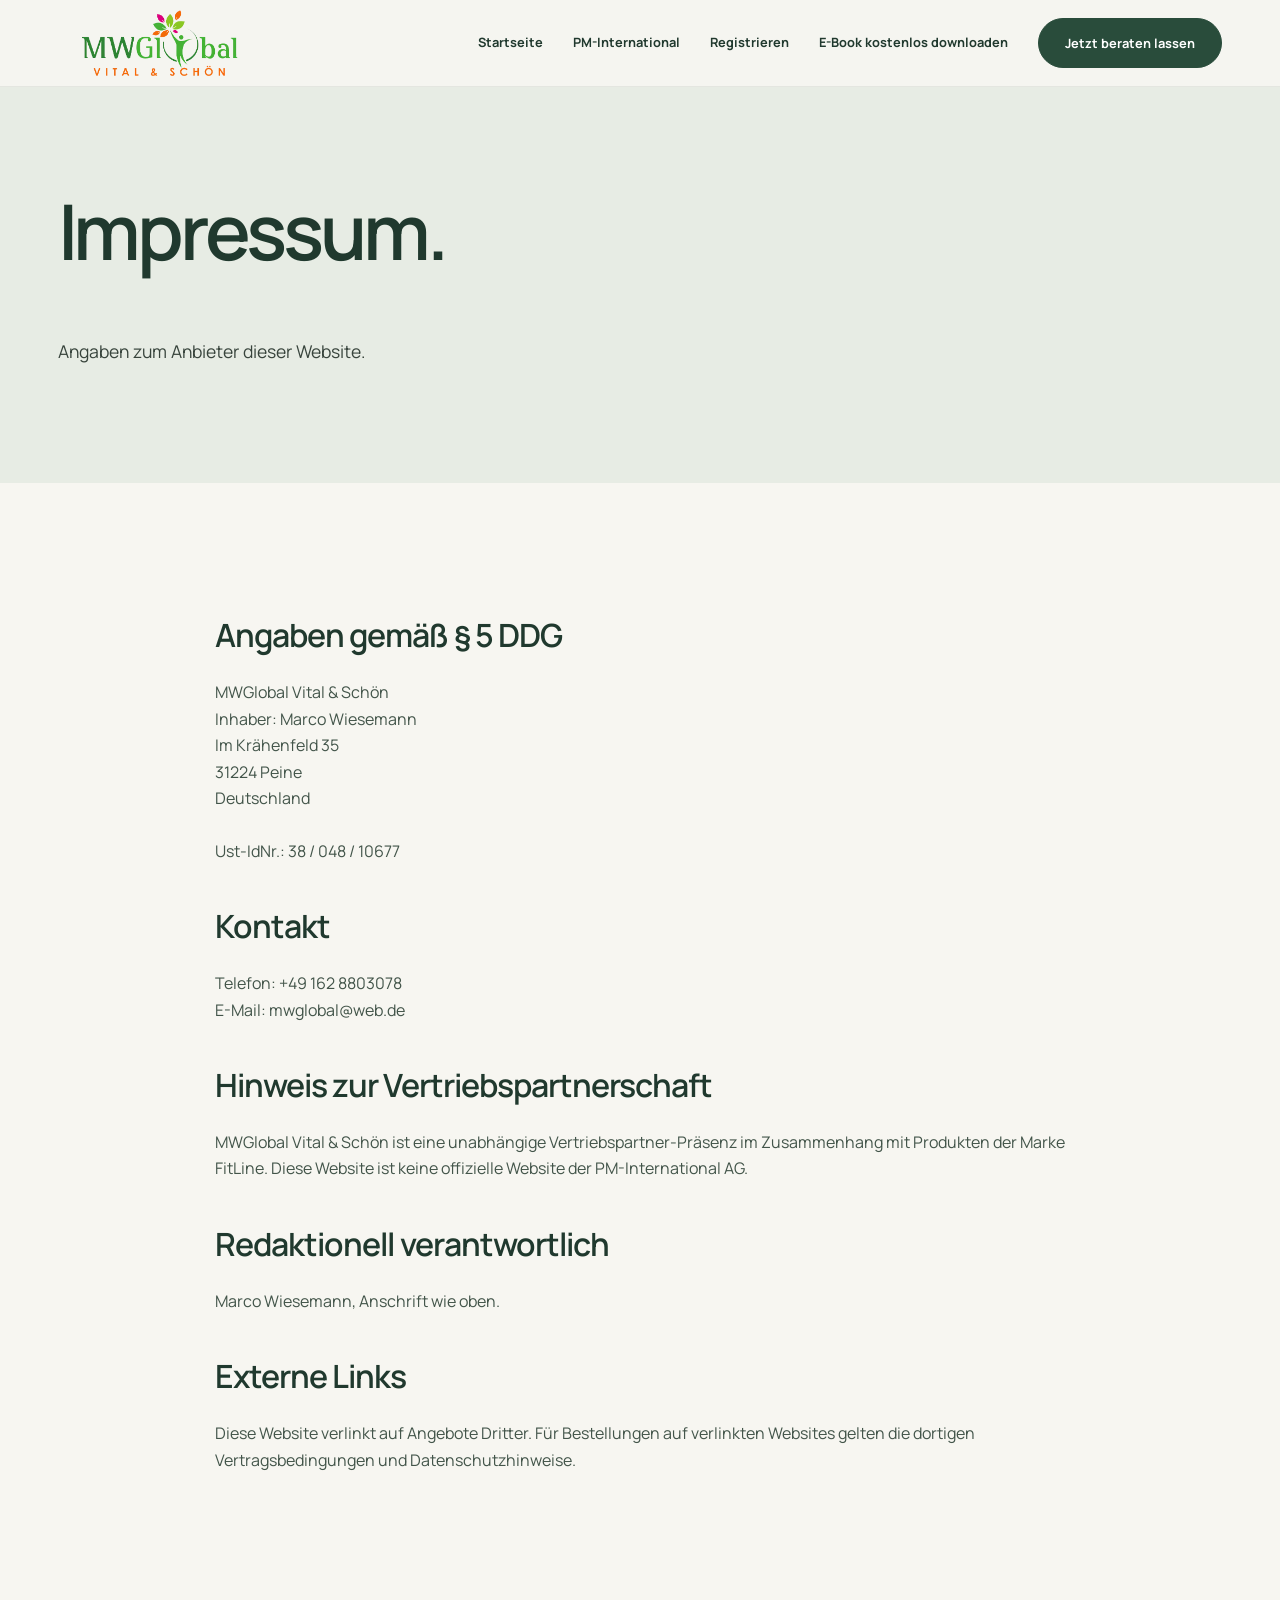
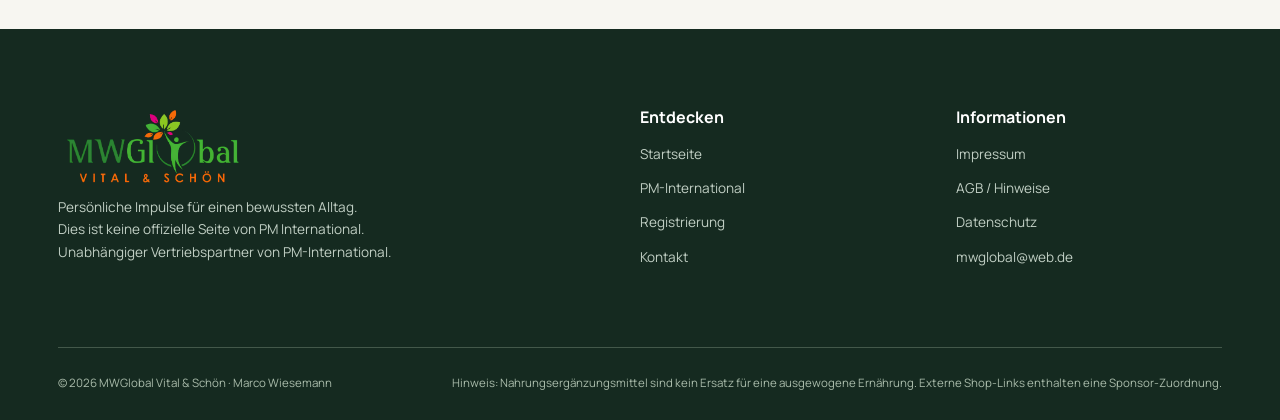
<file: impressum.html>
<!doctype html>
<html lang="de">
  <head>
    <meta charset="utf-8">
    <meta name="viewport" content="width=device-width, initial-scale=1">

    <meta
      name="description"
      content="Persönliche Beratung, Alltagstipps und Informationen zu FitLine bei MWGlobal Vital & Schön."
    >
    <meta name="theme-color" content="#20392e">

    <title>Impressum | MWGlobal Vital & Schön</title>

    <link rel="stylesheet" href="assets/style.css">
    <link rel="icon" type="image/png" href="assets/images/MWGlobal_Icon.png">
  </head>

  <body>
    <header class="header">
    <div class="container nav">
        <a aria-label="MWGlobal Startseite" class="logo" href="index.html">
        <img alt="MWGlobal Vital & Schön" class="brand-logo" src="assets/images/MWGlobal_Logo.png">
        </a>
        <nav aria-label="Hauptnavigation" class="nav-links" id="main-nav">
        <a href="index.html">
        Startseite
        </a>
        <a href="pm-international.html">
        PM-International
        </a>
        <a href="https://www.pmebusiness.com/registrationv2/?TP=6020723">
        Registrieren
        </a>
        <a
            href="assets/downloads/Gesundheitstipps die Sie direkt in Ihren Alltag einbauen können.pdf"
            download="MWGlobal-Gesundheitstipps.pdf"
            class="nav-download"
        >
            E-Book kostenlos downloaden
        </a>
        <a class="btn" href="kontakt.html">
        Jetzt beraten lassen
        </a>
        </nav>
        <button aria-controls="main-nav" aria-expanded="false" aria-label="Menü öffnen" class="menu-btn">
        ☰
        </button>
    </div>
    </header>

    <main>
      <section class="page-hero">
        <div class="container">

          <h1>Impressum.</h1>

          <p>
            Angaben zum Anbieter dieser Website.
          </p>
        </div>
      </section>

      <section class="legal">
        <div class="container narrow">
          <h2>Angaben gemäß § 5 DDG</h2>

          <p>
            MWGlobal Vital & Schön<br>
            Inhaber: Marco Wiesemann<br>
            Im Krähenfeld 35<br>
            31224 Peine<br>
            Deutschland<br>
            <br>
            Ust-IdNr.: 38 / 048 / 10677<br>
          </p>

          <h2>Kontakt</h2>

          <p>
            Telefon: +49 162 8803078<br>
            E-Mail:
            <a href="mailto:mwglobal@web.de">
              mwglobal@web.de
            </a>
          </p>

          <h2>Hinweis zur Vertriebspartnerschaft</h2>

          <p>
            MWGlobal Vital & Schön ist eine unabhängige
            Vertriebspartner-Präsenz im Zusammenhang mit
            Produkten der Marke FitLine. Diese Website ist
            keine offizielle Website der PM-International AG.
          </p>

          <h2>Redaktionell verantwortlich</h2>

          <p>
            Marco Wiesemann, Anschrift wie oben.
          </p>

          <h2>Externe Links</h2>

          <p>
            Diese Website verlinkt auf Angebote Dritter.
            Für Bestellungen auf verlinkten Websites gelten
            die dortigen Vertragsbedingungen und
            Datenschutzhinweise.
          </p>
        </div>
      </section>
    </main>

    <footer class="footer">
    <div class="container">
        <div class="footer-grid">
        <div>
        <a aria-label="MWGlobal Startseite" class="logo" href="index.html">
        <img alt="MWGlobal Vital & Schön" class="brand-logo" src="assets/images/MWGlobal_Logo.png">
        </a>
        <p>
        Persönliche Impulse für einen bewussten Alltag.
        <br>
        Dies ist keine offizielle Seite von PM International. <br> Unabhängiger Vertriebspartner von PM-International.
        </p>
        </div>
        <div class="footer-col">
        <b>
        Entdecken
        </b>
        <a href="index.html">
        Startseite
        </a>
        <a href="pm-international.html">
        PM-International
        </a>
        <a href="https://www.pmebusiness.com/registrationv2/?TP=6020723">
        Registrierung
        </a>
        <a href="kontakt.html">
        Kontakt
        </a>
        </div>
        <div class="footer-col">
        <b>
        Informationen
        </b>
        <a href="impressum.html">
        Impressum
        </a>
        <a href="agb.html">
        AGB / Hinweise
        </a>
        <a href="datenschutz.html">
        Datenschutz
        </a>
        <a href="mailto:mwglobal@web.de">
        mwglobal@web.de
        </a>
        </div>
        </div>
        <div class="footer-bottom">
        <span>
        &copy; 2026 MWGlobal Vital & Schön &middot; Marco Wiesemann
        </span>
        <span>
        Hinweis: Nahrungsergänzungsmittel sind kein Ersatz für eine ausgewogene Ernährung. Externe Shop-Links enthalten eine Sponsor-Zuordnung.
        </span>
        </div>
    </div>
    </footer>

    <script src="assets/main.js" defer></script>
  </body>
</html>
</file>
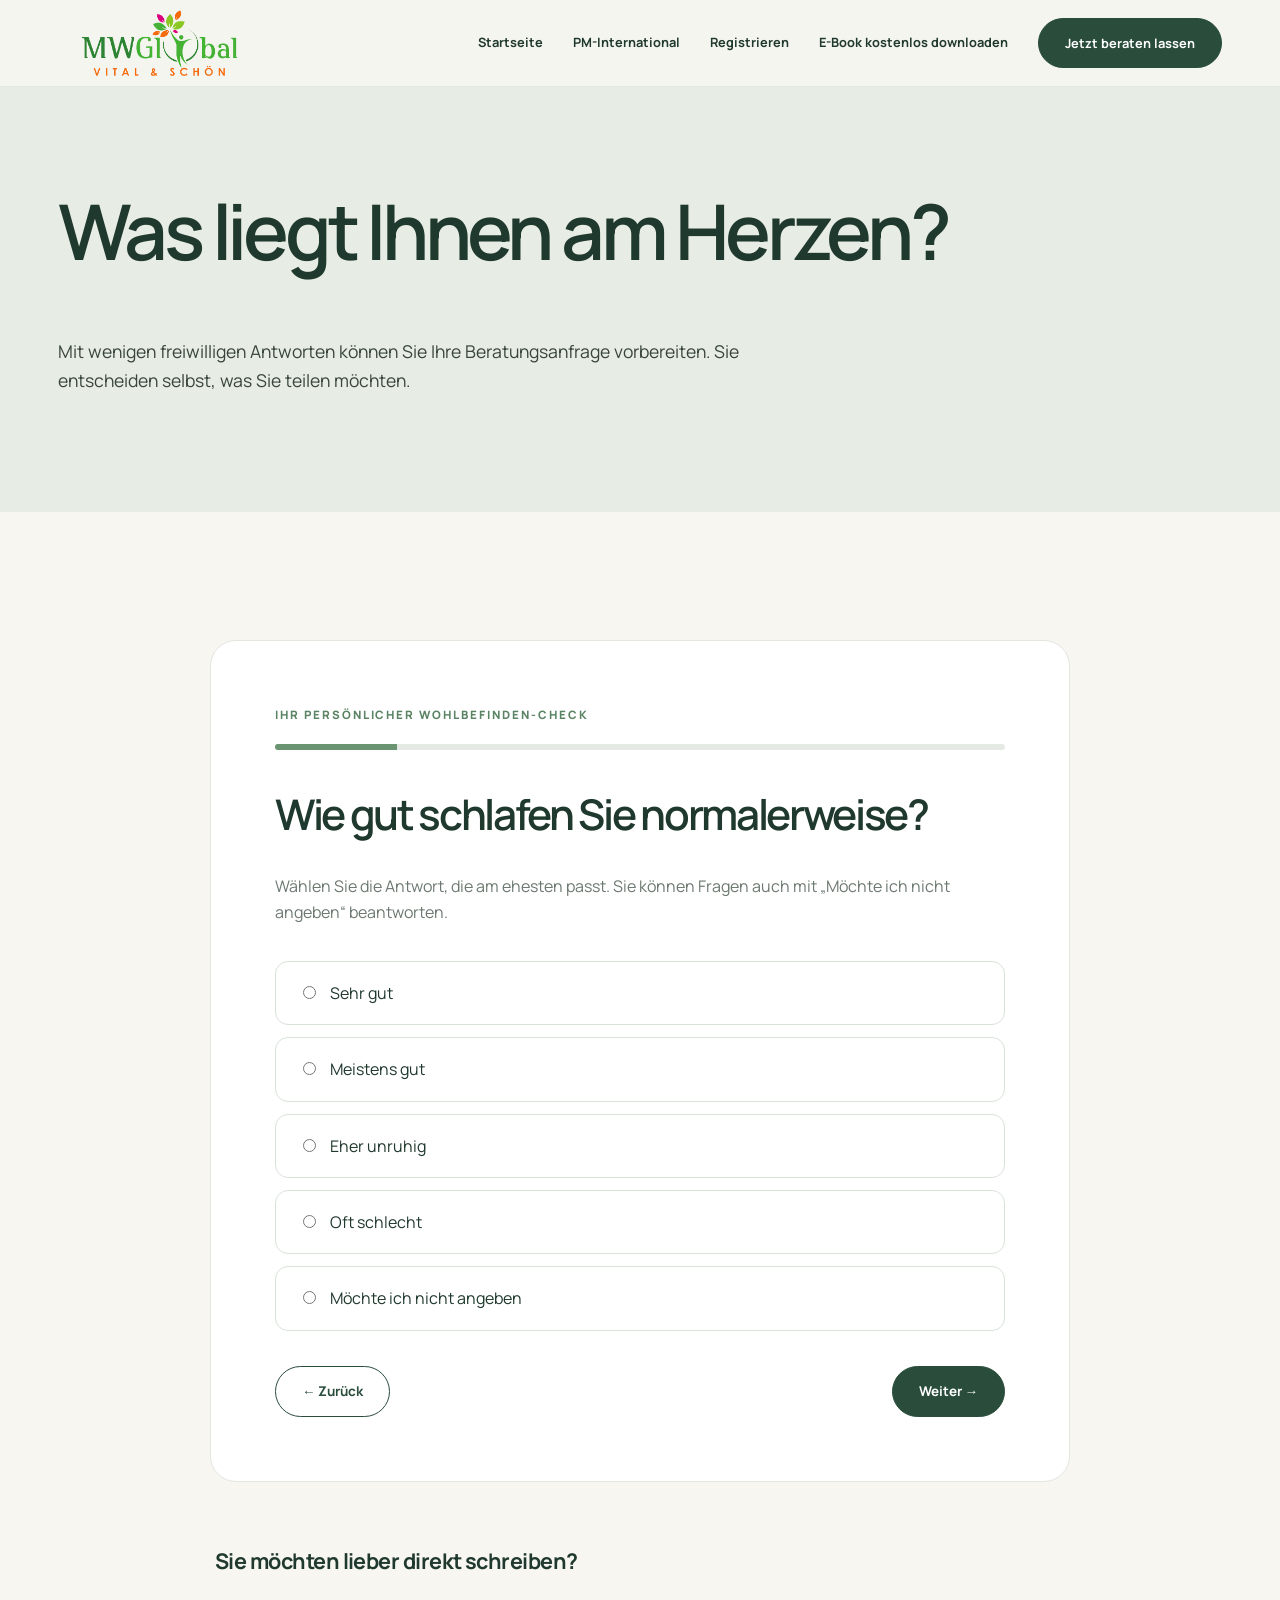
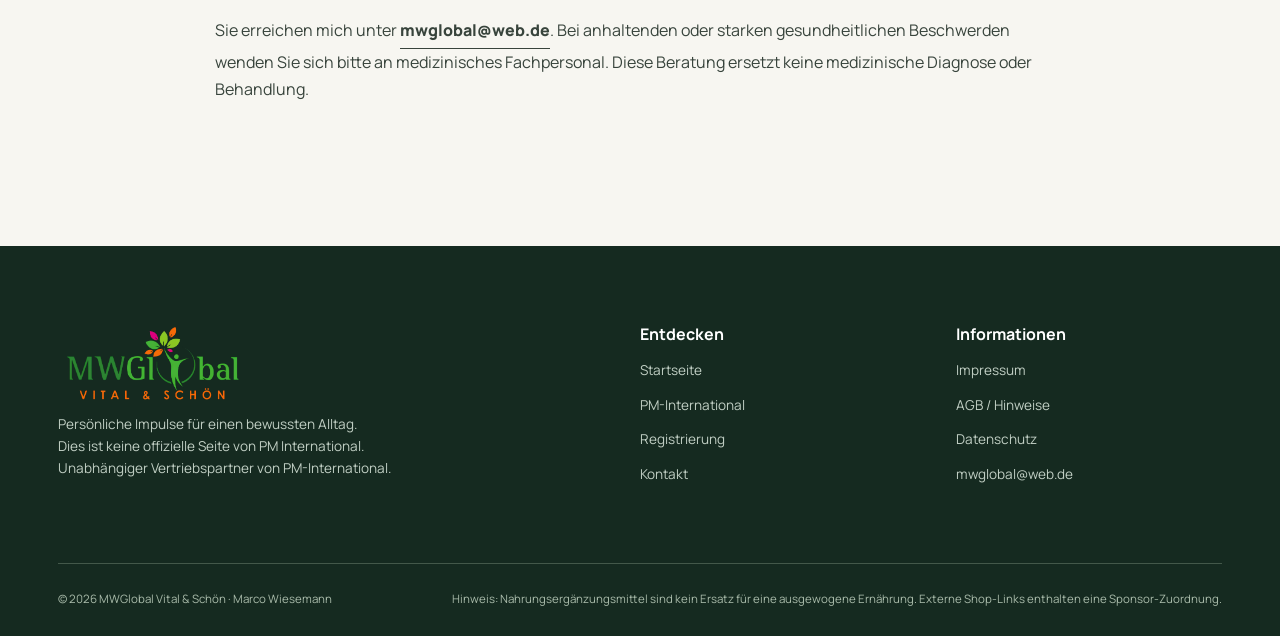
<file: kontakt.html>
<!doctype html>
<html lang="de">
  <head>
    <meta charset="utf-8">
    <meta name="viewport" content="width=device-width, initial-scale=1">

    <meta
      name="description"
      content="Persönliche Beratung, Alltagstipps und Informationen zu FitLine bei MWGlobal Vital & Schön."
    >
    <meta name="theme-color" content="#20392e">

    <title>Kontakt & Beratung | MWGlobal Vital & Schön</title>

    <link rel="stylesheet" href="assets/style.css">
    <link rel="icon" type="image/png" href="assets/images/MWGlobal_Icon.png">
  </head>

  <body>
    <header class="header">
    <div class="container nav">
        <a aria-label="MWGlobal Startseite" class="logo" href="index.html">
        <img alt="MWGlobal Vital & Schön" class="brand-logo" src="assets/images/MWGlobal_Logo.png">
        </a>
        <nav aria-label="Hauptnavigation" class="nav-links" id="main-nav">
        <a href="index.html">
        Startseite
        </a>
        <a href="pm-international.html">
        PM-International
        </a>
        <a href="https://www.pmebusiness.com/registrationv2/?TP=6020723">
        Registrieren
        </a>
        <a
            href="assets/downloads/Gesundheitstipps die Sie direkt in Ihren Alltag einbauen können.pdf"
            download="MWGlobal-Gesundheitstipps.pdf"
            class="nav-download"
        >
            E-Book kostenlos downloaden
        </a>
        <a class="btn" href="kontakt.html">
        Jetzt beraten lassen
        </a>
        </nav>
        <button aria-controls="main-nav" aria-expanded="false" aria-label="Menü öffnen" class="menu-btn">
        ☰
        </button>
    </div>
    </header>

    <main>
      <section class="page-hero">
        <div class="container">
          <h1>Was liegt Ihnen am Herzen?</h1>

          <p>
            Mit wenigen freiwilligen Antworten können Sie Ihre
            Beratungsanfrage vorbereiten. Sie entscheiden selbst,
            was Sie teilen möchten.
          </p>
        </div>
      </section>

      <section class="section">
        <div class="container">
          <div class="question-card" id="wizard">
            <span class="eyebrow">
              Ihr persönlicher Wohlbefinden-Check
            </span>

            <div class="progress" aria-hidden="true">
              <span id="q-progress"></span>
            </div>

            <div id="question-part">
              <h2 id="q-title"></h2>

              <p class="muted">
                Wählen Sie die Antwort, die am ehesten passt.
                Sie können Fragen auch mit „Möchte ich nicht
                angeben“ beantworten.
              </p>

              <div id="q-options" class="options"></div>

              <div class="form-nav">
                <button
                  id="q-back"
                  type="button"
                  class="btn outline"
                >
                  ← Zurück
                </button>

                <button
                  id="q-next"
                  type="button"
                  class="btn"
                >
                  Weiter →
                </button>
              </div>
            </div>

            <div id="details-part" class="hide">
              <h2>Vielen Dank für Ihre Antworten.</h2>

              <p>
                Wenn Sie möchten, können Sie jetzt eine
                persönliche Beratungsanfrage vorbereiten.
              </p>

              <p id="summary" class="notice small"></p>

              <button
                type="button"
                class="btn outline"
                id="edit-answers"
              >
                Antworten ändern
              </button>

              <form id="contact-form">
                <label class="form-field">
                  Ihr Name *

                  <input
                    name="name"
                    autocomplete="name"
                    required
                    maxlength="120"
                  >
                </label>

                <label class="form-field">
                  Ihre E-Mail-Adresse *

                  <input
                    type="email"
                    name="email"
                    autocomplete="email"
                    required
                    maxlength="180"
                  >
                </label>

                <label class="form-field">
                  Telefon (optional)

                  <input
                    type="tel"
                    name="phone"
                    autocomplete="tel"
                    maxlength="50"
                  >
                </label>

                <label class="form-field">
                  Ihre Nachricht (optional)

                  <textarea
                    name="message"
                    maxlength="2000"
                    placeholder="Was möchten Sie gerne wissen?"
                  ></textarea>
                </label>

                <label class="consent">
                  <input type="checkbox" required>

                  <span>
                    Ich willige ausdrücklich ein, dass meine
                    freiwillig angegebenen Informationen,
                    einschließlich möglicher Gesundheitsangaben,
                    zum Zweck der Beantwortung meiner Beratungsanfrage
                    an MWGlobal übermittelt und dafür verarbeitet
                    werden. Ich kann meine Einwilligung jederzeit
                    mit Wirkung für die Zukunft widerrufen.
                    Ich habe die
                    <a
                      href="datenschutz.html"
                      style="text-decoration: underline"
                    >Datenschutzhinweise</a>
                    gelesen. *
                  </span>
                </label>

                <p class="small muted">
                  Beim Absenden öffnet sich Ihr E-Mail-Programm
                  mit einer vorbereiteten Nachricht. Erst wenn
                  Sie diese dort selbst absenden, werden die
                  Angaben übermittelt. Es erfolgt keine
                  automatische Speicherung auf dieser Website.
                </p>

                <button class="btn" type="submit">
                  E-Mail zur Beratung vorbereiten <svg class="icon icon-arrow-up-right" viewBox="0 0 24 24" width="18" height="18" fill="none" stroke="currentColor" stroke-width="1.8" stroke-linecap="round" stroke-linejoin="round" aria-hidden="true" focusable="false"><path d="M7 17 17 7M7 7h10v10"/></svg>
                </button>

                <p
                  id="mail-note"
                  class="notice hide"
                  role="status"
                >
                  Falls kein E-Mail-Programm geöffnet wurde,
                  schreiben Sie bitte direkt an
                  <a href="mailto:mwglobal@web.de">mwglobal@web.de</a>.
                  Das Formular wurde nicht automatisch versendet.
                </p>
              </form>
            </div>
          </div>

          <div
            class="container narrow"
            style="margin-top: 65px"
          >
            <h3>Sie möchten lieber direkt schreiben?</h3>

            <p>
              Sie erreichen mich unter
              <a
                href="mailto:mwglobal@web.de"
                class="text-link"
              >mwglobal@web.de</a>.
              Bei anhaltenden oder starken gesundheitlichen
              Beschwerden wenden Sie sich bitte an medizinisches
              Fachpersonal. Diese Beratung ersetzt keine
              medizinische Diagnose oder Behandlung.
            </p>
          </div>
        </div>
      </section>
    </main>

    <footer class="footer">
    <div class="container">
        <div class="footer-grid">
        <div>
        <a aria-label="MWGlobal Startseite" class="logo" href="index.html">
        <img alt="MWGlobal Vital & Schön" class="brand-logo" src="assets/images/MWGlobal_Logo.png">
        </a>
        <p>
        Persönliche Impulse für einen bewussten Alltag.
        <br>
        Dies ist keine offizielle Seite von PM International. <br> Unabhängiger Vertriebspartner von PM-International.
        </p>
        </div>
        <div class="footer-col">
        <b>
        Entdecken
        </b>
        <a href="index.html">
        Startseite
        </a>
        <a href="pm-international.html">
        PM-International
        </a>
        <a href="https://www.pmebusiness.com/registrationv2/?TP=6020723">
        Registrierung
        </a>
        <a href="kontakt.html">
        Kontakt
        </a>
        </div>
        <div class="footer-col">
        <b>
        Informationen
        </b>
        <a href="impressum.html">
        Impressum
        </a>
        <a href="agb.html">
        AGB / Hinweise
        </a>
        <a href="datenschutz.html">
        Datenschutz
        </a>
        <a href="mailto:mwglobal@web.de">
        mwglobal@web.de
        </a>
        </div>
        </div>
        <div class="footer-bottom">
        <span>
        &copy; 2026 MWGlobal Vital & Schön &middot; Marco Wiesemann
        </span>
        <span>
        Hinweis: Nahrungsergänzungsmittel sind kein Ersatz für eine ausgewogene Ernährung. Externe Shop-Links enthalten eine Sponsor-Zuordnung.
        </span>
        </div>
    </div>
    </footer>

    <script src="assets/main.js" defer></script>
  </body>
</html>
</file>
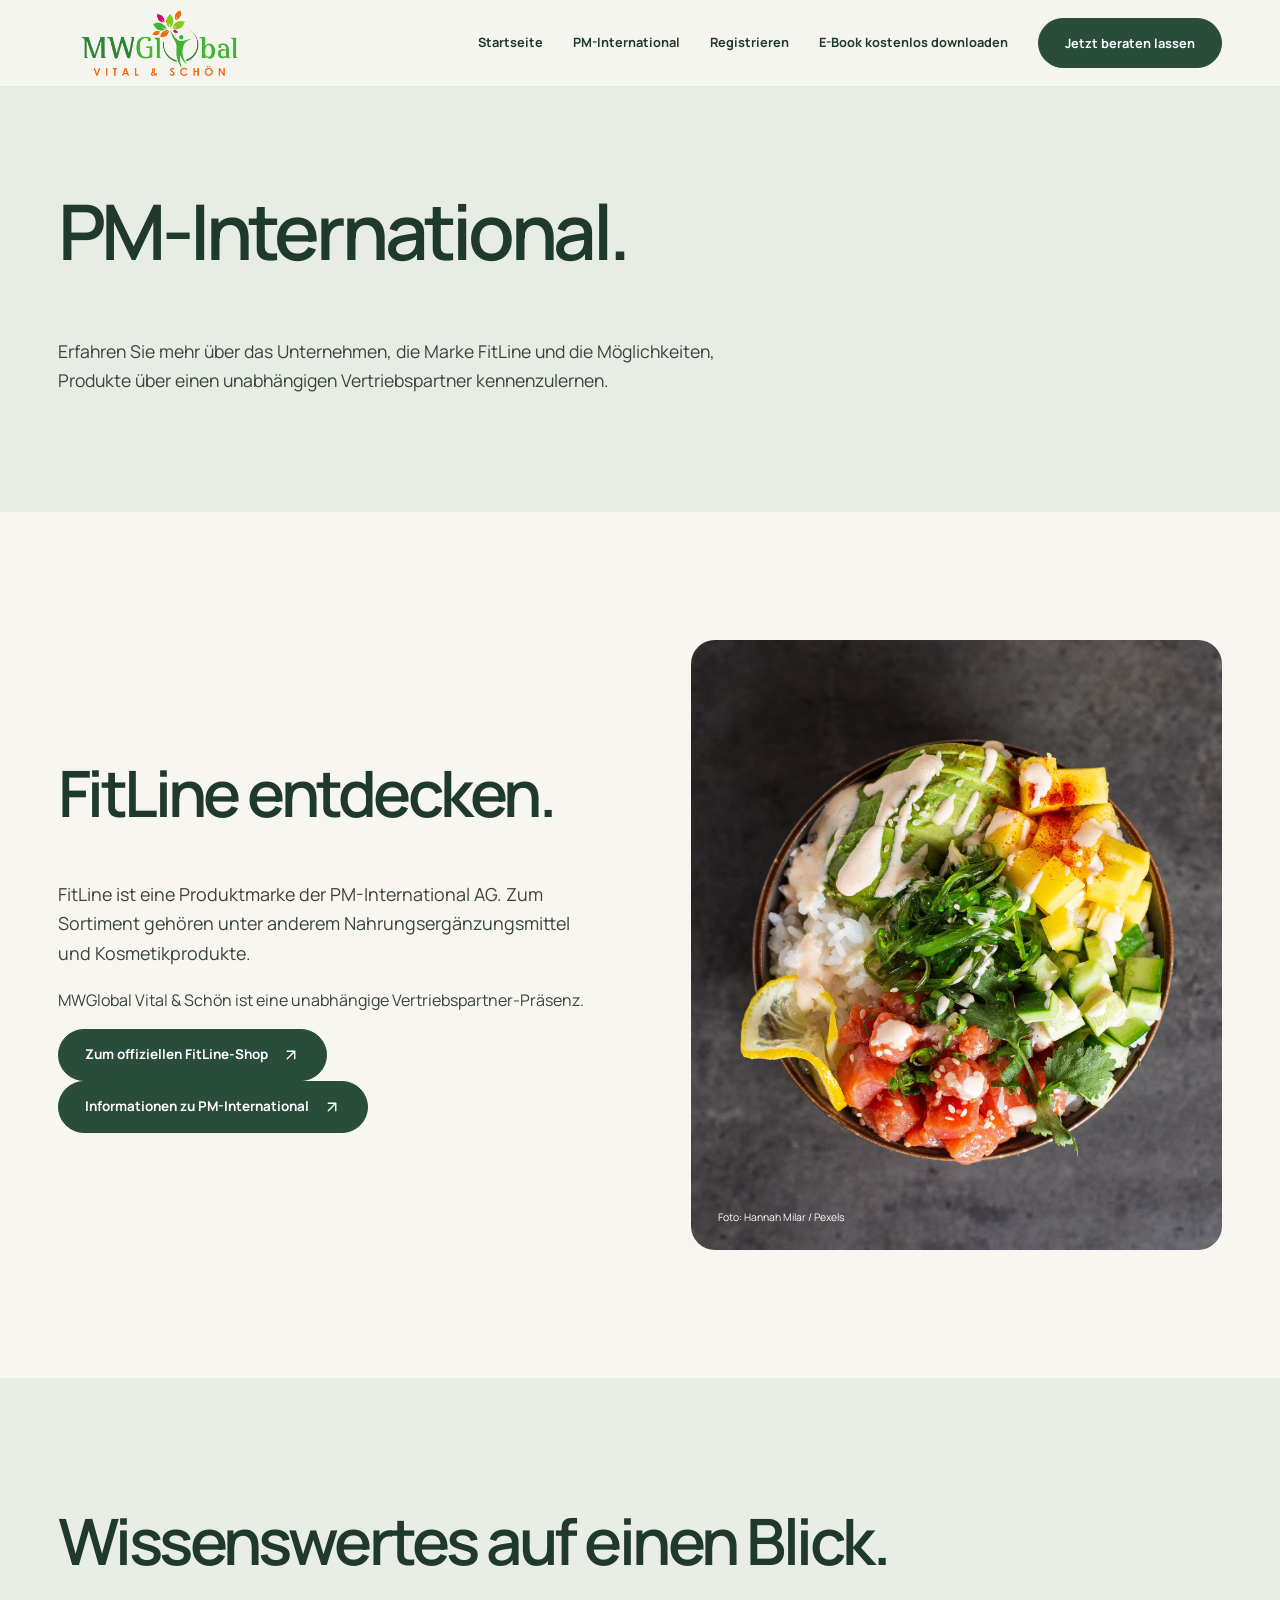
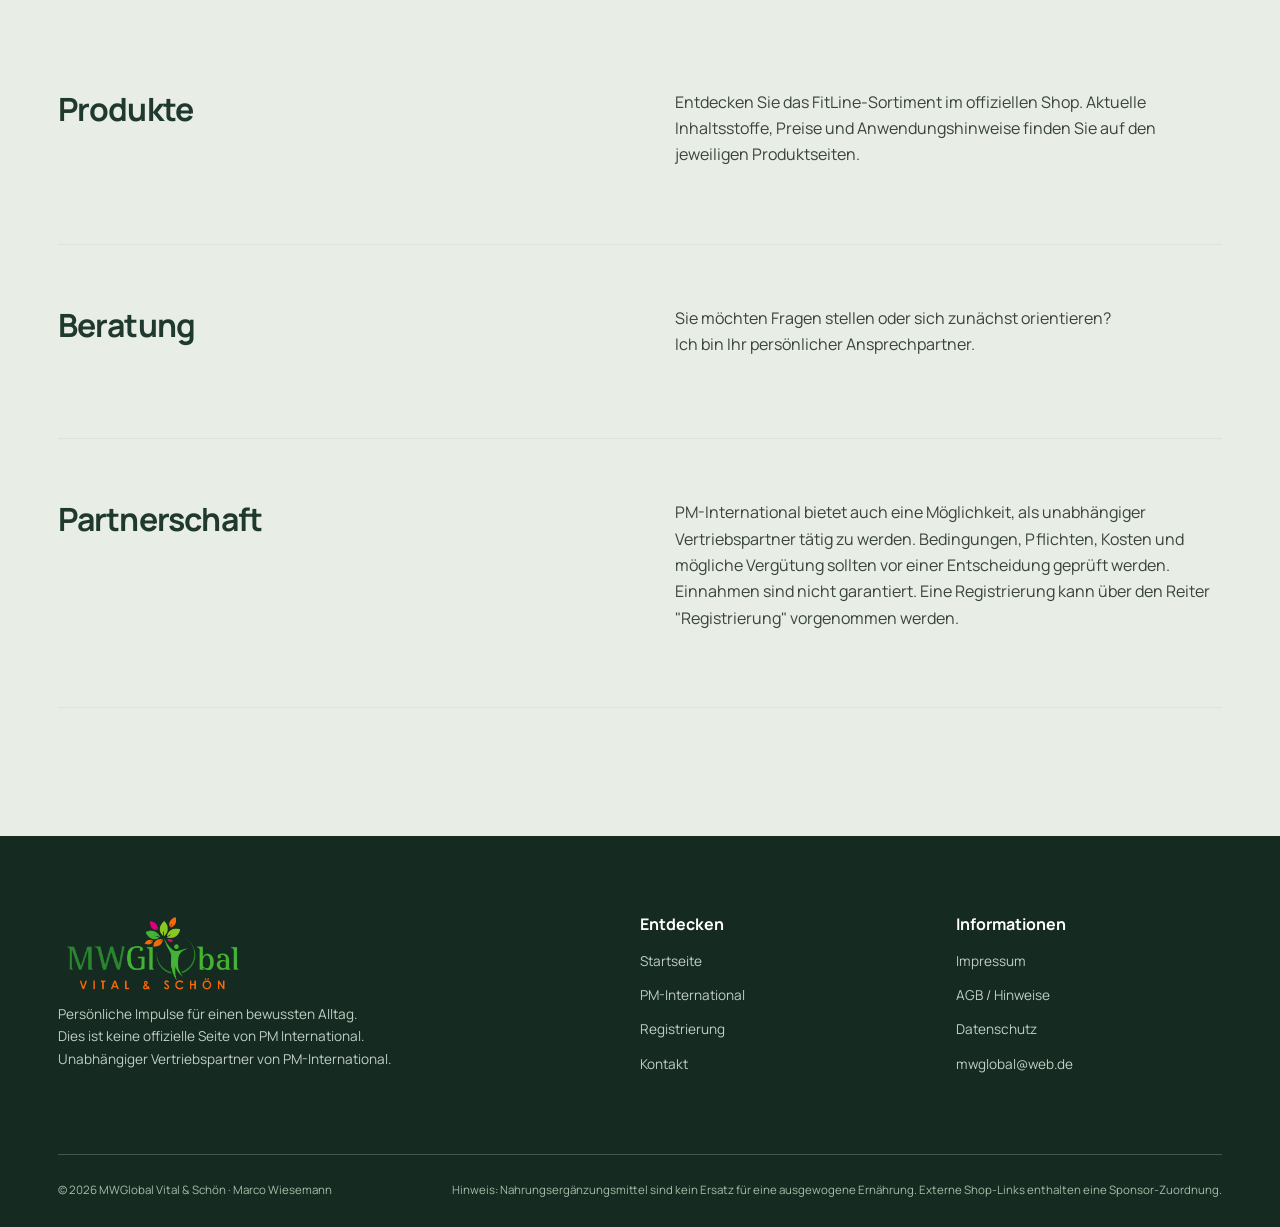
<file: pm-international.html>
<!doctype html>
<html lang="de">
  <head>
    <meta charset="utf-8">
    <meta name="viewport" content="width=device-width, initial-scale=1">

    <meta
      name="description"
      content="Persönliche Beratung, Alltagstipps und Informationen zu FitLine bei MWGlobal Vital & Schön."
    >
    <meta name="theme-color" content="#20392e">

    <title>Über PM-International | MWGlobal Vital & Schön</title>

    <link rel="stylesheet" href="assets/style.css">
    <link rel="icon" type="image/png" href="assets/images/MWGlobal_Icon.png">
  </head>
  <body>
    <header class="header">
    <div class="container nav">
        <a aria-label="MWGlobal Startseite" class="logo" href="index.html">
        <img alt="MWGlobal Vital & Schön" class="brand-logo" src="assets/images/MWGlobal_Logo.png">
        </a>
        <nav aria-label="Hauptnavigation" class="nav-links" id="main-nav">
        <a href="index.html">
        Startseite
        </a>
        <a href="pm-international.html">
        PM-International
        </a>
        <a href="https://www.pmebusiness.com/registrationv2/?TP=6020723">
        Registrieren
        </a>
        <a
            href="assets/downloads/Gesundheitstipps die Sie direkt in Ihren Alltag einbauen können.pdf"
            download="MWGlobal-Gesundheitstipps.pdf"
            class="nav-download"
        >
            E-Book kostenlos downloaden
        </a>
        <a class="btn" href="kontakt.html">
        Jetzt beraten lassen
        </a>
        </nav>
        <button aria-controls="main-nav" aria-expanded="false" aria-label="Menü öffnen" class="menu-btn">
        ☰
        </button>
    </div>
    </header>

    <main>

      <!-- =====================================================
           PAGE HERO
      ====================================================== -->
      <section class="page-hero">
        <div class="container">
          <h1>PM-International.</h1>

          <p>
            Erfahren Sie mehr über das Unternehmen, die Marke FitLine
            und die Möglichkeiten, Produkte über einen unabhängigen
            Vertriebspartner kennenzulernen.
          </p>

        </div>
      </section>


      <!-- =====================================================
           ÜBER FITLINE
      ====================================================== -->
      <section class="section">
        <div class="container split">

          <div>
            <h2>FitLine entdecken.</h2>

            <p class="lead">
              FitLine ist eine Produktmarke der PM-International AG.
              Zum Sortiment gehören unter anderem Nahrungsergänzungsmittel
              und Kosmetikprodukte.
            </p>

            <p>
              MWGlobal Vital & Schön ist eine unabhängige
              Vertriebspartner-Präsenz.
            </p>

            <a
              class="btn"
              href="https://www.fitline.com/de/de-de?sponsor=6020723"
            >
              Zum offiziellen FitLine-Shop <svg class="icon icon-arrow-up-right" viewBox="0 0 24 24" width="18" height="18" fill="none" stroke="currentColor" stroke-width="1.8" stroke-linecap="round" stroke-linejoin="round" aria-hidden="true" focusable="false"><path d="M7 17 17 7M7 7h10v10"/></svg>
            </a>
                        <a
              class="btn"
              href="https://www.pm-international.com/de/en-us/home?TP=6020723"
            >
              Informationen zu PM-International <svg class="icon icon-arrow-up-right" viewBox="0 0 24 24" width="18" height="18" fill="none" stroke="currentColor" stroke-width="1.8" stroke-linecap="round" stroke-linejoin="round" aria-hidden="true" focusable="false"><path d="M7 17 17 7M7 7h10v10"/></svg>
            </a>

          </div>

          <div class="photo-placeholderfitline">
            <img
              src="assets/images/pexels-hannah-milar-3639557-6169446.avif"
              alt="Frische Lebensmittel als Symbolbild"
            >
          </div>

        </div>
      </section>


      <!-- =====================================================
           WISSENSWERTES
      ====================================================== -->
      <section
        class="section"
        style="background: #e8ede5"
      >
        <div class="container">
          <h2>Wissenswertes auf einen Blick.</h2>

          <div class="feature">

            <h3>Produkte</h3>

            <p>
              Entdecken Sie das FitLine-Sortiment im offiziellen Shop.
              Aktuelle Inhaltsstoffe, Preise und Anwendungshinweise
              finden Sie auf den jeweiligen Produktseiten.
            </p>

          </div>

          <div class="feature">

            <h3>Beratung</h3>

            <p>
              Sie möchten Fragen stellen oder sich zunächst orientieren? <br>
              Ich bin Ihr persönlicher Ansprechpartner.
            </p>

          </div>

          <div class="feature">

            <h3>Partnerschaft</h3>

            <p>
              PM-International bietet auch eine Möglichkeit, als
              unabhängiger Vertriebspartner tätig zu werden.
              Bedingungen, Pflichten, Kosten und mögliche Vergütung
              sollten vor einer Entscheidung geprüft werden.
              Einnahmen sind nicht garantiert. Eine Registrierung kann über den Reiter "Registrierung" vorgenommen werden.
            </p>

          </div>

        </div>
      </section>

    </main>
    <footer class="footer">
    <div class="container">
        <div class="footer-grid">
        <div>
        <a aria-label="MWGlobal Startseite" class="logo" href="index.html">
        <img alt="MWGlobal Vital & Schön" class="brand-logo" src="assets/images/MWGlobal_Logo.png">
        </a>
        <p>
        Persönliche Impulse für einen bewussten Alltag.
        <br>
        Dies ist keine offizielle Seite von PM International. <br> Unabhängiger Vertriebspartner von PM-International.
        </p>
        </div>
        <div class="footer-col">
        <b>
        Entdecken
        </b>
        <a href="index.html">
        Startseite
        </a>
        <a href="pm-international.html">
        PM-International
        </a>
        <a href="https://www.pmebusiness.com/registrationv2/?TP=6020723">
        Registrierung
        </a>
        <a href="kontakt.html">
        Kontakt
        </a>
        </div>
        <div class="footer-col">
        <b>
        Informationen
        </b>
        <a href="impressum.html">
        Impressum
        </a>
        <a href="agb.html">
        AGB / Hinweise
        </a>
        <a href="datenschutz.html">
        Datenschutz
        </a>
        <a href="mailto:mwglobal@web.de">
        mwglobal@web.de
        </a>
        </div>
        </div>
        <div class="footer-bottom">
        <span>
        &copy; 2026 MWGlobal Vital & Schön &middot; Marco Wiesemann
        </span>
        <span>
        Hinweis: Nahrungsergänzungsmittel sind kein Ersatz für eine ausgewogene Ernährung. Externe Shop-Links enthalten eine Sponsor-Zuordnung.
        </span>
        </div>
    </div>
    </footer>


    <!-- =====================================================
         JAVASCRIPT
    ====================================================== -->
    <script src="assets/main.js" defer></script>

  </body>
</html>
</file>
<file: assets/style.css>
/* =========================================================
   MWGLOBAL — STYLESHEET
   ========================================================= */


@font-face {
  font-family: "Manrope";
  src: url("./fonts/manrope-latin-wght-normal.woff2") format("woff2");
  font-style: normal;
  font-weight: 200 800;
  font-display: swap;
}

@font-face {
  font-family: "Manrope";
  src: url("./fonts/manrope-latin-ext-wght-normal.woff2") format("woff2");
  font-style: normal;
  font-weight: 200 800;
  font-display: swap;
  unicode-range:
    U+0100-02BA,
    U+02BD-02C5,
    U+02C7-02CC,
    U+02CE-02D7,
    U+02DD-02FF,
    U+0304,
    U+0308,
    U+0329,
    U+1D00-1DBF,
    U+1E00-1E9F,
    U+1EF2-1EFF,
    U+2020,
    U+20A0-20AB,
    U+20AD-20CF,
    U+2113,
    U+2C60-2C7F,
    U+A720-A7FF;
}


/* 01. Variables & reset */
:root {
  --ink: #20392e;
  --green: #294c3b;
  --sage: #879d83;
  --paper: #f7f6f1;
  --cream: #eeeee6;
  --line: #dce3d9;
  --text: #38443c;
  --muted: #6c7970;
  --radius: 24px;
}

* { box-sizing: border-box; }
html { scroll-behavior: smooth; }
body {
  margin: 0;
  background: var(--paper);
  font-family: Manrope, sans-serif;
  color: var(--ink);
  line-height: 1.65;
}
body.menu-open { overflow: hidden; }
a { color: inherit; text-decoration: none; }
button, input, textarea, select { font: inherit; }
button { cursor: pointer; }
img { display: block; width: 100%; object-fit: cover; }
h1, h2, h3, p { margin-top: 0; }
h1, h2 { line-height: 1.08; letter-spacing: -.055em; }
h1 { font-size: clamp(3.3rem, 7.6vw, 8.4rem); font-weight: 600; }
h2 { font-size: clamp(2.6rem, 5vw, 5.4rem); font-weight: 600; }
h3 { font-size: 1.35rem; line-height: 1.3; letter-spacing: -.025em; }
p { color: var(--text); }

/* 02. Layout & typography */
.container { width: min(1380px, calc(100% - 9vw)); margin-inline: auto; }
.narrow { max-width: 850px; }
.eyebrow {
  font-size: .72rem;
  font-weight: 800;
  letter-spacing: .17em;
  text-transform: uppercase;
  color: #5b8465;
  display: block;
  margin-bottom: 20px;
}
.muted { color: var(--muted); }
.small { font-size: .8rem; }
.hide { display: none !important; }
.sr-only {
  position: absolute;
  width: 1px;
  height: 1px;
  overflow: hidden;
  clip: rect(0, 0, 0, 0);
}

/* 03. Header & navigation */
.header {
  position: fixed;
  top: 0;
  left: 0;
  right: 0;
  z-index: 100;
  background: rgba(247, 246, 241, .91);
  backdrop-filter: blur(22px);
  border-bottom: 1px solid rgba(32, 57, 46, .08);
}
.nav {
  height: 86px;
  display: flex;
  align-items: center;
  justify-content: space-between;
  gap: 30px;
}
.logo {
  font-size: 1.25rem;
  letter-spacing: -.065em;
  font-weight: 800;
  line-height: 1;
}
.logo em { font-style: normal; color: #7a9d77; }
.logo small {
  display: block;
  font-size: .54rem;
  letter-spacing: .26em;
  font-weight: 700;
  margin-top: 7px;
  color: #69806c;
}
.nav-links { display: flex; align-items: center; gap: 30px; }
.nav-links > a { font-size: .8rem; font-weight: 700; transition: color .2s; }
.menu-btn {
  display: none;
  background: none;
  border: 0;
  font-size: 1.8rem;
  color: var(--green);
}

/* SVG logo */
.logo { display: inline-flex; align-items: center; text-decoration: none; }
.logo .brand-logo {
  display: block;
  width: clamp(145px, 16vw, 205px);
  height: auto;
  max-height: 76px;
  object-fit: contain;
}

/* 04. Buttons & links */
.btn {
  display: inline-flex;
  justify-content: center;
  align-items: center;
  gap: 14px;
  border-radius: 100px;
  border: 1px solid var(--green);
  background: var(--green);
  color: white;
  padding: 16px 26px;
  font-weight: 700;
  font-size: .84rem;
  line-height: 1.3;
  transition: transform .25s, background .25s;
}
.btn:hover { background: #436b52; }
.btn.light { background: #f7f6f1; color: var(--green); border-color: #f7f6f1; }
.btn.light:hover { background:#eaeeea; color: var(--green); border-color: #f7f6f1; }
.btn.outline { background: transparent; color: var(--green); }
.btn.outline:hover { background: #e9eee7; }
.btn.white-outline {
  background: transparent;
  color: white;
  border-color: rgba(255, 255, 255, .6);
}
.btn.white-outline:hover { background: rgba(255, 255, 255, .12); }
.text-link {
  font-weight: 800;
  border-bottom: 1px solid currentColor;
  padding-bottom: 5px;
  display: inline-block;
  margin-top: 20px;
}
.actions { display: flex; flex-wrap: wrap; gap: 12px; margin-top: 30px; }

/* 05. Landing hero */
.hero {
  padding-top: 86px;
  min-height: 760px;
  height: min(900px, 100svh);
  position: relative;
  display: flex;
  align-items: end;
  overflow: hidden;
  background: #314d3d;
  color: white;
}
.hero-img {
  position: absolute;
  inset: 0;
  width: 100%;
  height: 100%;
  object-fit: cover;
  object-position: center 45%;
  filter: brightness(.66);
}
.hero:after {
  content: '';
  position: absolute;
  inset: 0;
  background:
    linear-gradient(90deg, rgba(11, 31, 21, .66), transparent 88%),
    linear-gradient(0deg, rgba(13, 30, 20, .53), transparent 60%);
}
.hero-content {
  position: relative;
  z-index: 1;
  padding-bottom: clamp(70px, 9vw, 125px);
}
.hero h1 { max-width: 1000px; margin-bottom: 25px; }
.hero p { color: #f2f3eb; max-width: 610px; font-size: 1.08rem; }
.hero .eyebrow { color: #d5e8d0; }
.hero-note {
  position: absolute;
  right: 5vw;
  bottom: 36px;
  z-index: 2;
  color: rgba(255, 255, 255, .8);
  font-size: .72rem;
}

/* 06. Sections & split layout */
.section { padding: clamp(90px, 10vw, 160px) 0; }
.section.compact { padding: 90px 0; }
.split {
  display: grid;
  grid-template-columns: 1fr 1fr;
  gap: clamp(40px, 8vw, 135px);
  align-items: center;
}
.split img { height: 610px; border-radius: var(--radius); }
.lead { font-size: clamp(1.05rem, 1.4vw, 1.3rem); max-width: 680px; }
.section-head {
  display: flex;
  justify-content: space-between;
  align-items: end;
  gap: 30px;
  margin-bottom: 50px;
}
.section-head h2 { max-width: 760px; margin-bottom: 0; }
.section-head p { max-width: 370px; }
.grid { display: grid; grid-template-columns: repeat(4, 1fr); gap: 16px; }
.tile {
  border-radius: 20px;
  background: #ebeee6;
  padding: 35px;
  min-height: 260px;
  display: flex;
  flex-direction: column;
  align-items: center;
  justify-content: center;
  gap: 24px;
  text-align: center;
}
.tile .symbol { font-size: 3rem; line-height: 1; color: #5b8065; }
.tile h3 { margin: 0; }
.dark { background: #20392e; color: white; }
.dark p { color: #adc9ab; }
.dark .eyebrow { color: #70876e; }

/* 07. Products */
.products { display: grid; grid-template-columns: repeat(3, 1fr); gap: 20px; }
.product {
  background: #f4f4ed;
  border-radius: 22px;
  overflow: hidden;
  color: var(--ink);
}
.product img { height: 340px; background: #e4e9df; }
.product-body { padding: 28px; }
.product-body p { font-size: .9rem; color: #5e6b62 }
.product .text-link { font-size: .8rem; }
.note { font-size: .77rem; color: #718076; margin-top: 25px; }
.dark .note { color: #bdcbbc; }

/* Product image with photographer credit */
.product-image {
  position: relative;
  overflow: hidden;
}

.product-image img {
  display: block;
  width: 100%;
  height: 340px;
  object-fit: cover;
}

.photo-credit {
  position: absolute;
  bottom: 12px;
  right: 14px;

  font-size: 0.55rem;
  font-weight: 500;
  color: rgba(255, 255, 255, 0.9);

  background: rgba(0, 0, 0, 0.35);
  padding: 4px 9px;
  border-radius: 5px;
}

/* 08. Content band, tips & CTA */
.band {
  background: #dfe8dc;
  border-radius: 28px;
  padding: clamp(40px, 6vw, 90px);
  display: flex;
  justify-content: space-between;
  align-items: center;
  gap: 50px;
}
.band h2 { max-width: 740px; margin: 0; }
.band p {
  margin-top: 30px;
}
.tips { display: grid; grid-template-columns: repeat(3, 1fr); gap: 18px; }
.tip { background: white; border-radius: 20px; padding: 32px; }
.tip .num { color: #829b80; font-size: .75rem; font-weight: 800; }
.tip h3 { margin: 24px 0 12px; }
.tip p { font-size: .9rem; }
.cta { background: #20392e; color: white; text-align: center; padding: 130px 0; }
.cta h2 { max-width: 880px; margin: 0 auto 25px; }
.cta p { color: #d6e3d8; }
.cta .actions { justify-content: center; }

/* 09. Footer */
.footer { background: #152a20; color: white; padding: 75px 0 28px; }
.footer-grid { display: grid; grid-template-columns: 2fr 1fr 1fr; gap: 50px; }
.footer p, .footer a { color: #c1cfc4; font-size: .85rem; }
.footer a:hover { color: white; }
.footer-col { display: flex; flex-direction: column; gap: 12px; }
.footer-bottom {
  border-top: 1px solid #43584a;
  margin-top: 70px;
  padding-top: 25px;
  display: flex;
  justify-content: space-between;
  gap: 20px;
  color: #a9bbaa;
  font-size: .72rem;
}
.footer .logo .brand-logo { width: 190px; max-height: none; }

/* 10. Inner pages & legal */
.page-hero { padding: 190px 0 100px; background: #e7ece4; }
.page-hero h1 { font-size: clamp(3.3rem, 6vw, 7rem); max-width: 1000px; }
.page-hero p { max-width: 690px; font-size: 1.1rem; }
.feature {
  padding: 60px 0;
  border-bottom: 1px solid var(--line);
  display: grid;
  grid-template-columns: 1fr 1fr;
  gap: 70px;
}
.feature h3 { font-size: 2rem; }
.feature p { max-width: 560px; }
.legal { padding: 90px 0 140px; }
.legal h2 { font-size: 2rem; letter-spacing: -.03em; margin-top: 45px; }
.legal p, .legal li { color: #43554a; }
.legal .warning {
  border-left: 4px solid #ba8658;
  background: #f5e9dc;
  padding: 22px;
  border-radius: 5px;
}
.registration-steps { display: grid; grid-template-columns: repeat(3, 1fr); gap: 20px; }
.registration-steps .tile { min-height: 250px; }
.external { font-size: .75rem; color: #66786b; }
.notice { background: #e9eee6; padding: 22px 25px; border-radius: 14px; color: #506456; font-size: .85rem; }

/* 11. Questionnaire & form */
.question-card {
  background: white;
  border: 1px solid #e2e7df;
  border-radius: 26px;
  padding: clamp(25px, 5vw, 65px);
  max-width: 860px;
  margin: auto;
}
.progress {
  height: 6px;
  border-radius: 8px;
  background: #e5ebe4;
  overflow: hidden;
  margin-bottom: 42px;
}
.progress > span { height: 100%; display: block; background: #6b9473; transition: width .3s; }
.question-card h2 { font-size: clamp(1.9rem, 3.3vw, 3.2rem); }
.options { display: grid; gap: 12px; margin: 35px 0; }
.option {
  display: block;
  border: 1px solid #d9e2d8;
  padding: 18px 22px;
  border-radius: 13px;
  cursor: pointer;
  transition: background .2s;
}
.option:has(input:checked) { background: #e4eee3; border-color: #7c9d7e; }
.option input { accent-color: #3b6445; margin-right: 14px; }
.form-nav { display: flex; justify-content: space-between; gap: 14px; margin-top: 28px; }
.form-field {
  display: flex;
  flex-direction: column;
  gap: 8px;
  margin: 15px 0;
  font-size: .86rem;
  font-weight: 700;
}
.form-field input, .form-field textarea {
  padding: 15px;
  border: 1px solid #cad8cb;
  border-radius: 12px;
  background: #fcfcf9;
  width: 100%;
  color: #20392e;
}
.form-field textarea { min-height: 130px; }
.consent { font-size: .8rem; display: flex; align-items: flex-start; gap: 12px; margin: 24px 0; }
.consent input { margin-top: 5px; }

/* 12. Placeholder photos & scroll animation */
.photo-placeholder { position: relative; }
.photo-placeholder:after {
  content: 'Foto: RAY LEI / Pexels';
  position: absolute;
  bottom: 15px;
  left: 15px;
  right: 15px;
  background: rgba(20, 45, 29, .0);
  color: white;
  font-size: .65rem;
  padding: 9px 12px;
  border-radius: 6px;
  max-width: max-content;
}
.photo-placeholderfitline { position: relative; }
.photo-placeholderfitline:after {
  content: 'Foto: Hannah Milar / Pexels';
  position: absolute;
  bottom: 15px;
  left: 15px;
  right: 15px;
  background: rgba(20, 45, 29, .0);
  color: white;
  font-size: .65rem;
  padding: 9px 12px;
  border-radius: 6px;
  max-width: max-content;
}
.fade { opacity: 0; transform: translateY(25px); transition: opacity .7s, transform .7s; }
.fade.visible { opacity: 1; transform: none; }

.contact-strip {
  background: #20392e;
  padding: clamp(70px, 9vw, 115px) 0;
}

.contact-strip__inner {
  max-width: 760px;
  display: flex;
  flex-direction: column;
  align-items: center;
  text-align: center;
}

.contact-strip .eyebrow {
  margin-bottom: 18px;
}

.contact-strip h2 {
  font-size: clamp(2.5rem, 5vw, 4.5rem);
  margin-bottom: 24px;
  color: white;
}

.contact-strip p {
  max-width: 580px;
  font-size: clamp(1rem, 1.5vw, 1.15rem);
  line-height: 1.8;
  color: white;
  margin-bottom: 32px;
}

.contact-strip p strong {
  color: white;
  font-weight: 700;
}

.whatsapp-link {
  display: inline-flex;
  align-items: center;
  justify-content: center;
  gap: 12px;

  color: var(--green);
  background: white;

  padding: 16px 24px;
  border-radius: 100px;

  font-size: 0.88rem;
  font-weight: 700;

  transition:
    background 0.25s,
    transform 0.25s;
}

.whatsapp-link:hover {
  background: #e9eee7;
}

.whatsapp-link svg {
  width: 21px;
  height: 21px;
  flex-shrink: 0;
}

.whatsapp-link svg:last-child {
  width: 17px;
  height: 17px;
}

.contact-strip__number {
  margin-top: 15px;
  font-size: 1rem;
  color: #dbdbdb;
}

/* 13. Tablet */
@media (max-width: 1050px) {
  .nav-links { gap: 16px; }
  .nav-links > a { font-size: .72rem; }
  .btn { margin-top: 5px; }
  .grid { grid-template-columns: repeat(2, 1fr); }
  .split { gap: 45px; }
  .split img { height: 520px; }
  .footer-grid { grid-template-columns: 1.5fr 1fr 1fr; }
}

/* 14. Mobile */
@media (max-width: 750px) {
  .container { width: calc(100% - 40px); }
  .nav { height: 72px; }
  .btn { margin-top: 5px; }
  .header .nav-links {
    display: none;
    position: absolute;
    top: 72px;
    left: 0;
    right: 0;
    background: var(--paper);
    padding: 30px 20px;
    flex-direction: column;
    align-items: stretch;
    box-shadow: 0 20px 30px #172c2020;
  }
  .header .nav-links.open { display: flex; }
  .menu-btn { display: block; }
  .hero { padding-top: 72px; height: auto; min-height: 740px; }
  .hero h1 { font-size: clamp(3.2rem, 12vw, 5rem); }
  .hero-content { padding-bottom: 100px; }
  .hero-note {
    display: block;
    position: absolute;
    bottom: 18px;
    right: 20px;
    left: auto;
    z-index: 3;

    font-size: 0.6rem;
    line-height: 1.4;
    color: rgba(255, 255, 255, 0.8);
    text-align: right;
  }
  .section { padding: 85px 0; }
  .split, .feature { grid-template-columns: 1fr; gap: 35px; }
  .split img { height: 420px; }
  .section-head { display: block; }
  .section-head p { margin-top: 25px; }
  .grid, .products, .tips, .registration-steps { grid-template-columns: 1fr; }
  .tile { min-height: 200px; }
  .band { display: block; }
  .band .btn { margin-top: 30px; }
  .footer-grid { grid-template-columns: 1fr 1fr; }
  .footer-grid > div:first-child { grid-column: span 2; }
  .footer-bottom { flex-direction: column; }
  .page-hero { padding: 150px 0 65px; }
  .question-card { padding: 24px; }
  .form-nav .btn { padding: 13px 18px; }
  .cta { padding: 95px 0; }
  .contact-strip {
    padding: 75px 0;
  }

  .contact-strip h2 {
    font-size: 2.7rem;
  }

  .whatsapp-link {
    width: 100%;
    max-width: 350px;
    padding: 16px 18px;
    font-size: 0.8rem;
  }
}

/* 15. Accessibility */
@media (prefers-reduced-motion: reduce) {
  *, *:before, *:after { scroll-behavior: auto !important; transition: none !important; }
  .fade { opacity: 1; transform: none; }
}
</file>
